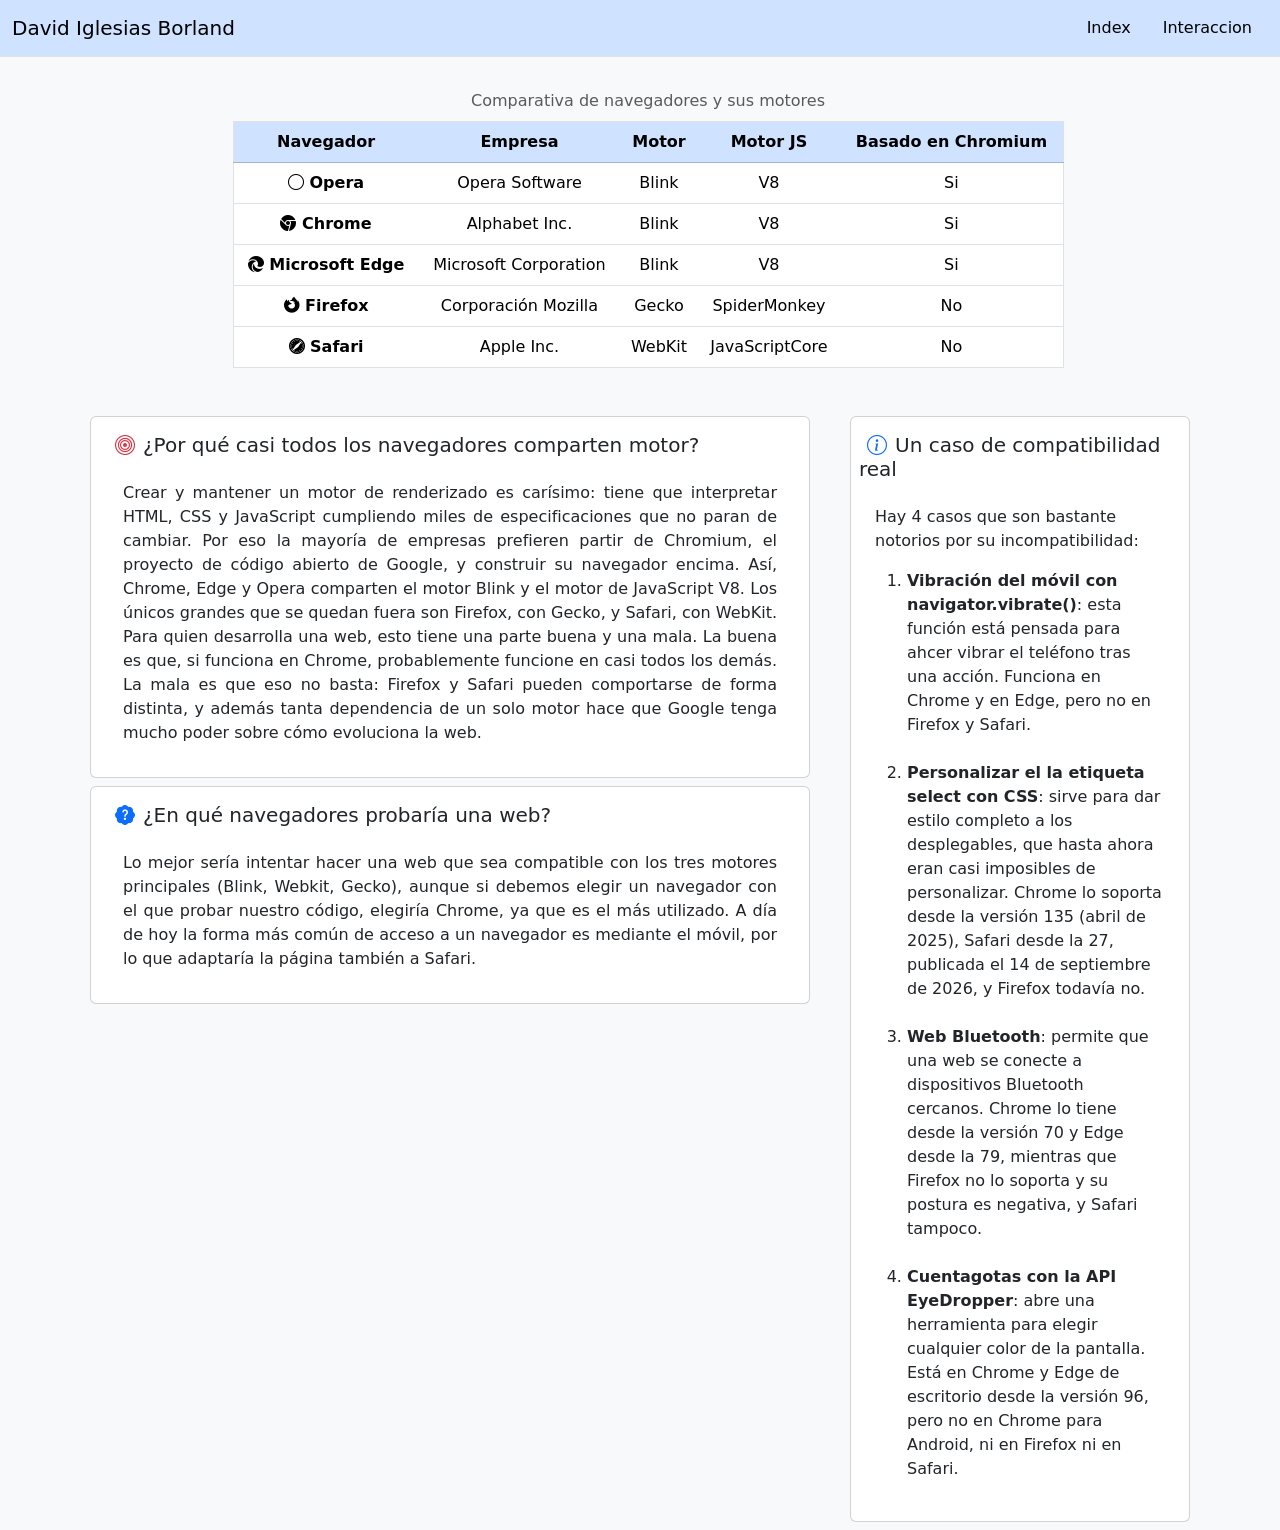
<file: tema02/index.html>
<!DOCTYPE html>
<html lang="es">
    <head>
        <meta charset="UTF-8">
        <meta name="viewport" content="width=device-width, initial-scale=1.0">
        <title>Título de la página</title>
        
        <link href="https://cdn.jsdelivr.net/npm/bootstrap@5.3.8/dist/css/bootstrap.min.css" rel="stylesheet">
    
        <link href="https://cdn.jsdelivr.net/npm/bootstrap-icons@1.13.1/font/bootstrap-icons.min.css" rel="stylesheet">

        <link href="css/estilos.css" rel="stylesheet" type="text/css">
        
    </head>
    <body class="bg-light">
        <nav class="navbar bg-primary-subtle border-bottom">
            <div class="container-fluid">
                <a class="navbar-brand" href="index.html">David Iglesias Borland</a>
                <ul class="nav">
                    <li class="nav-item">
                        <a class="nav-link text-black active" aria-current="page" href="index.html">Index</a>
                    </li>
                    <li class="nav-item">
                        <a class="nav-link text-black active" aria-current="page" href="interaccion.html">Interaccion</a>
                    </li>
                </ul>
            </div>
        </nav>
        <main class="container col-12">
            <div class="row">
                <div class="col-12 m-2 p-3">
                    <table class="table border table-hover bg-white caption-top align-middle text text-center w-75 mx-auto">
                        <caption class="text-center">Comparativa de navegadores y sus motores</caption>
                        <thead class="table-primary">
                            <tr>
                                <th scope="col" class="">Navegador</th>
                                <th scope="col" class="">Empresa</th>
                                <th scope="col" class="">Motor</th>
                                <th scope="col" class="">Motor JS</th>
                                <th scope="col" class="">Basado en Chromium</th> 
                            </tr>
                        </thead>
                        <tbody class="">
                            <tr>
                                <th scope="row"><i class="bi bi-circle"></i></i> Opera</th>
                                <td>Opera Software</td>
                                <td>Blink</td>
                                <td>V8</td>
                                <td>Si</td>  
                            </tr>
                            <tr>
                                <th scope="row"><i class="bi bi-browser-chrome"></i> Chrome</th>
                                <td>Alphabet Inc.</td>
                                <td>Blink</td>
                                <td>V8</td>
                                <td>Si</td>  
                            </tr>
                            <tr>
                                <th scope="row"><i class="bi bi-browser-edge"></i> Microsoft Edge</th>
                                <td>Microsoft Corporation</td>
                                <td>Blink</td>
                                <td>V8</td>
                                <td>Si</td>  
                            </tr>
                            <tr>
                                <th scope="row"><i class="bi bi-browser-firefox"></i> Firefox</th>
                                <td>Corporación Mozilla</td>
                                <td>Gecko</td>
                                <td>SpiderMonkey</td>
                                <td>No</td>  
                            </tr>
                            
                            <tr>
                                <th scope="row"><i class="bi bi-browser-safari"></i> Safari</th>
                                <td>Apple Inc.</td>
                                <td>WebKit</td>
                                <td>JavaScriptCore</td>
                                <td>No</td>  
                            </tr>
                        </tbody>
                    </table>
                </div>
            </div>
            <div class="row text-wrap">
                <div class=" col-12 col-md-8">
                    <div class="card m-2 p-3">
                        <h5><i class="bi bi-bullseye m-2 text-danger"></i>¿Por qué casi todos los navegadores comparten motor?</h5>
                        <p class="m-3 texto-justificado">Crear y mantener un motor de renderizado es carísimo: tiene que interpretar HTML, CSS y JavaScript cumpliendo miles de especificaciones que no paran de cambiar. Por eso la mayoría de empresas prefieren partir de Chromium, el proyecto de código abierto de Google, y construir su navegador encima. Así, Chrome, Edge y Opera comparten el motor Blink y el motor de JavaScript V8. Los únicos grandes que se quedan fuera son Firefox, con Gecko, y Safari, con WebKit. Para quien desarrolla una web, esto tiene una parte buena y una mala. La buena es que, si funciona en Chrome, probablemente funcione en casi todos los demás. La mala es que eso no basta: Firefox y Safari pueden comportarse de forma distinta, y además tanta dependencia de un solo motor hace que Google tenga mucho poder sobre cómo evoluciona la web.</p>
                    </div>
                    <div class="card m-2 p-3">
                        <h5><i class="bi bi-patch-question-fill m-2 text-primary"></i>¿En qué navegadores probaría una web?</h5>
                        <p class="m-3 texto-justificado">Lo mejor sería intentar hacer una web que sea compatible con los tres motores principales (Blink, Webkit, Gecko), aunque si debemos elegir un navegador con el que probar nuestro código, elegiría Chrome, ya que es el más utilizado. A día de hoy la forma más común de acceso a un navegador es mediante el móvil, por lo que adaptaría la página también a Safari.</p>
                    </div>
                </div>
                <div class=" col-12 col-md-4">
                    <aside class="card m-2 p-2 pt-3">
                        <h5><i class="bi bi-info-circle m-2 text-primary"></i>Un caso de compatibilidad real</h5>
                        <div class="m-3">
                            <p>Hay 4 casos que son bastante notorios por su incompatibilidad:</p>
                            <ol>
                                <li><b>Vibración del móvil con navigator.vibrate()</b>: esta función está pensada para ahcer vibrar el teléfono tras una acción. Funciona en Chrome y en Edge, pero no en Firefox y Safari.</li><br/>
                                <li><b>Personalizar el la etiqueta select con CSS</b>: sirve para dar estilo completo a los desplegables, que hasta ahora eran casi imposibles de personalizar. Chrome lo soporta desde la versión 135 (abril de 2025), Safari desde la 27, publicada el 14 de septiembre de 2026, y Firefox todavía no.</li><br/>
                                <li><b>Web Bluetooth</b>: permite que una web se conecte a dispositivos Bluetooth cercanos. Chrome lo tiene desde la versión 70 y Edge desde la 79, mientras que Firefox no lo soporta y su postura es negativa, y Safari tampoco.</li><br/>
                                <li><b>Cuentagotas con la API EyeDropper</b>: abre una herramienta para elegir cualquier color de la pantalla. Está en Chrome y Edge de escritorio desde la versión 96, pero no en Chrome para Android, ni en Firefox ni en Safari.</li>
                            </ol>
                        </div>
                    </aside>
                </div>
            </div>
        </main>
        <script src="https://cdn.jsdelivr.net/npm/bootstrap@5.3.8/dist/js/bootstrap.bundle.min.js"></script>
    </body>
</html>
</file>
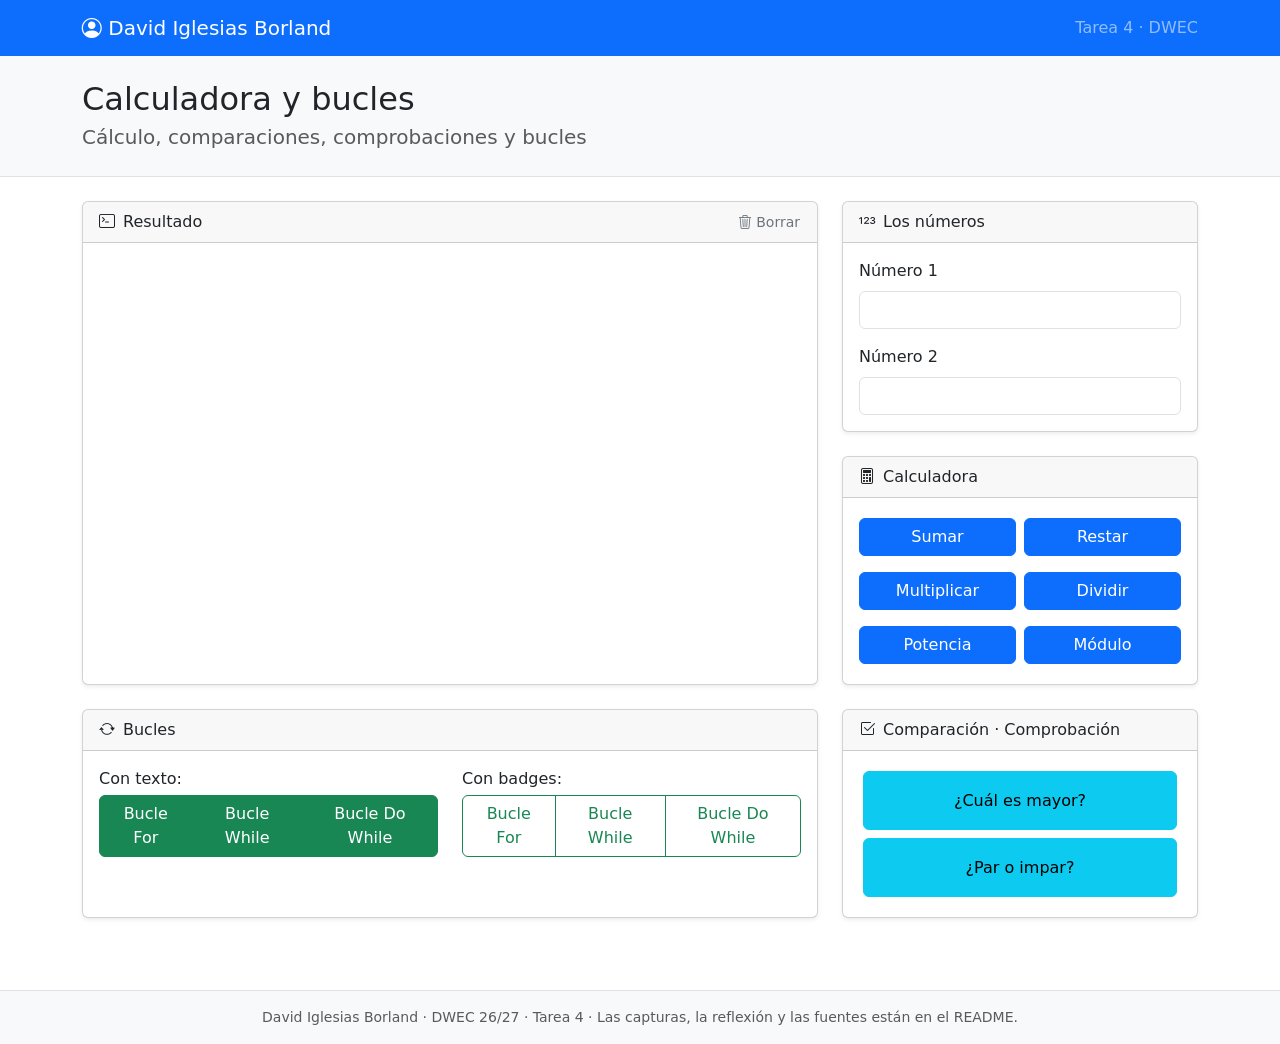
<file: tema04/index.html>
<!DOCTYPE html>
<html lang="es">
<head>
  <meta charset="UTF-8">
  <meta name="viewport" content="width=device-width, initial-scale=1">
  <title>Calculadora y bucles · David Iglesias Borland</title>
  <!-- Bootstrap y sus iconos desde el CDN -->
  <link href="https://cdn.jsdelivr.net/npm/bootstrap@5.3.8/dist/css/bootstrap.min.css" rel="stylesheet">
  <link href="https://cdn.jsdelivr.net/npm/bootstrap-icons@1.13.1/font/bootstrap-icons.min.css" rel="stylesheet">
</head>
<body>
  <!-- Barra superior con mi nombre y la tarea -->
  <nav class="navbar bg-primary" data-bs-theme="dark">
    <div class="container">
      <span class="navbar-brand"><i class="bi bi-person-circle"></i> David Iglesias Borland</span>
      <span class="navbar-text">Tarea 4 · DWEC</span>
    </div>
  </nav>

  <!-- Cabecera con el título de la página -->
  <header class="bg-body-tertiary border-bottom py-4 mb-4">
    <div class="container">
      <h1 class="h2 mb-1">Calculadora y bucles</h1>
      <p class="lead mb-0 text-body-secondary">Cálculo, comparaciones, comprobaciones y bucles</p>
    </div>
  </header>

  <main class="container mb-5">
    <!-- Primera fila: resultado a la izquierda, números y calculadora a la derecha -->
    <div class="row g-4">
      <div class="col-12 col-md-8 mb-4">
        <!-- Tarjeta donde se muestran los resultados -->
        <section class="card shadow-sm h-100">
          <div class="card-header d-flex align-items-center justify-content-between">
            <span><i class="bi bi-terminal me-2" aria-hidden="true"></i>Resultado</span>
            <button type="button" class="btn btn-sm btn-link link-secondary text-decoration-none p-0" onclick="limpiarSalida()">
              <i class="bi bi-trash3" aria-hidden="true"></i> Borrar
            </button>
          </div>
          <div class="card-body position-relative p-0">
            <!-- Aquí escriben las funciones de ayudas.js -->
            <div id="salida" class="p-3"></div>
          </div>
        </section>
      </div>

      <div class="col-12 col-md-4">
        <!-- Las dos casillas de los números -->
        <section class="card mb-4 shadow-sm">
          <div class="card-header"><i class="bi bi-123 me-2" aria-hidden="true"></i>Los números</div>
          <div class="card-body">
            <label for="numero1" class="form-label">Número 1</label>
            <input type="number" id="numero1" class="form-control mb-3">
            <label for="numero2" class="form-label">Número 2</label>
            <input type="number" id="numero2" class="form-control">
          </div>
        </section>

        <!-- Botones de la calculadora, cada uno llama a su función de app.js -->
        <section class="card mb-4 shadow-sm">
          <div class="card-header"><i class="bi bi-calculator me-2" aria-hidden="true"></i>Calculadora</div>
          <div class="card-body d-flex flex-wrap justify-content-center">
            <div class="row row-cols-2 g-2">
              <div class="col">
                <button type="button" class="btn btn-primary my-1 w-100" onclick="sumar()">Sumar</button>
              </div>
              <div class="col">
                <button type="button" class="btn btn-primary my-1 w-100" onclick="restar()">Restar</button>
              </div>
              <div class="col">
                <button type="button" class="btn btn-primary my-1 w-100" onclick="multiplicar()">Multiplicar</button>
              </div>
              <div class="col">
                <button type="button" class="btn btn-primary my-1 w-100" onclick="dividir()">Dividir</button>
              </div>
              <div class="col">
                <button type="button" class="btn btn-primary my-1 w-100" onclick="potencia()">Potencia</button>
              </div>
              <div class="col">
                <button type="button" class="btn btn-primary my-1 w-100" onclick="modulo()">Módulo</button>
              </div>
            </div>
          </div>
        </section>
      </div>
    </div>

    <!-- Segunda fila: bucles a la izquierda, comparaciones a la derecha -->
    <div class="row">
      <div class="col-12 col-md-8 mb-4">
        <!-- Botones de los bucles: unos escriben texto y otros pintan badges -->
        <section class="card mb-4 shadow-sm h-100">
          <div class="card-header"><i class="bi bi-arrow-repeat me-2" aria-hidden="true"></i>Bucles</div>
          <div class="card-body">
            <div class="row">
              <div class="col-12 col-md-6">
                <!-- Bucles que muestran una línea por repetición -->
                <fieldset class="mb-3">
                  <legend class="fs-6 mb-1">Con texto:</legend>
                  <div class="btn-group w-100" role="group">
                    <button type="button" class="btn btn-success mb-1" onclick="bucleFor()">Bucle For</button>
                    <button type="button" class="btn btn-success mb-1" onclick="bucleWhile()">Bucle While</button>
                    <button type="button" class="btn btn-success mb-1" onclick="bucleDoWhile()">Bucle Do While</button>
                  </div>
                </fieldset>
              </div>
              <div class="col-12 col-md-6">
                <!-- Bucles que muestran un badge por repetición -->
                <fieldset class="mb-3">
                  <legend class="fs-6 mb-1">Con badges:</legend>
                  <div class="btn-group w-100" role="group">
                    <button type="button" class="btn btn-outline-success" onclick="badgesFor()">Bucle For</button>
                    <button type="button" class="btn btn-outline-success" onclick="badgesWhile()">Bucle While</button>
                    <button type="button" class="btn btn-outline-success" onclick="badgesDoWhile()">Bucle Do While</button>
                  </div>
                </fieldset>
              </div>
            </div>
          </div>
        </section>
      </div>

      <div class="col-12 col-md-4 mb-4">
        <!-- Botones para comparar los números y comprobar si es par -->
        <section class="card mb-4 shadow-sm h-100">
          <div class="card-header"><i class="bi bi-check2-square me-2" aria-hidden="true"></i>Comparación · Comprobación</div>
          <div class="card-body d-flex flex-wrap justify-content-center">
            <button type="button" class="btn btn-info m-1 w-100" onclick="cualEsMayor()">¿Cuál es mayor?</button>
            <button type="button" class="btn btn-info m-1 w-100" onclick="parOImpar()">¿Par o impar?</button>
          </div>
        </section>
      </div>
    </div>
  </main>

  <!-- Pie de página -->
  <footer class="bg-body-tertiary border-top py-3">
    <div class="container small text-body-secondary text-center">
      David Iglesias Borland · DWEC 26/27 · Tarea 4 · Las capturas, la reflexión y las fuentes están en el README.
    </div>
  </footer>

  <!-- Scripts: primero Bootstrap, luego las ayudas y por último mi código, que las usa -->
  <script src="https://cdn.jsdelivr.net/npm/bootstrap@5.3.8/dist/js/bootstrap.bundle.min.js"></script>
  <script src="js/ayudas.js"></script>
  <script src="js/app.js"></script>
</body>
</html>
</file>
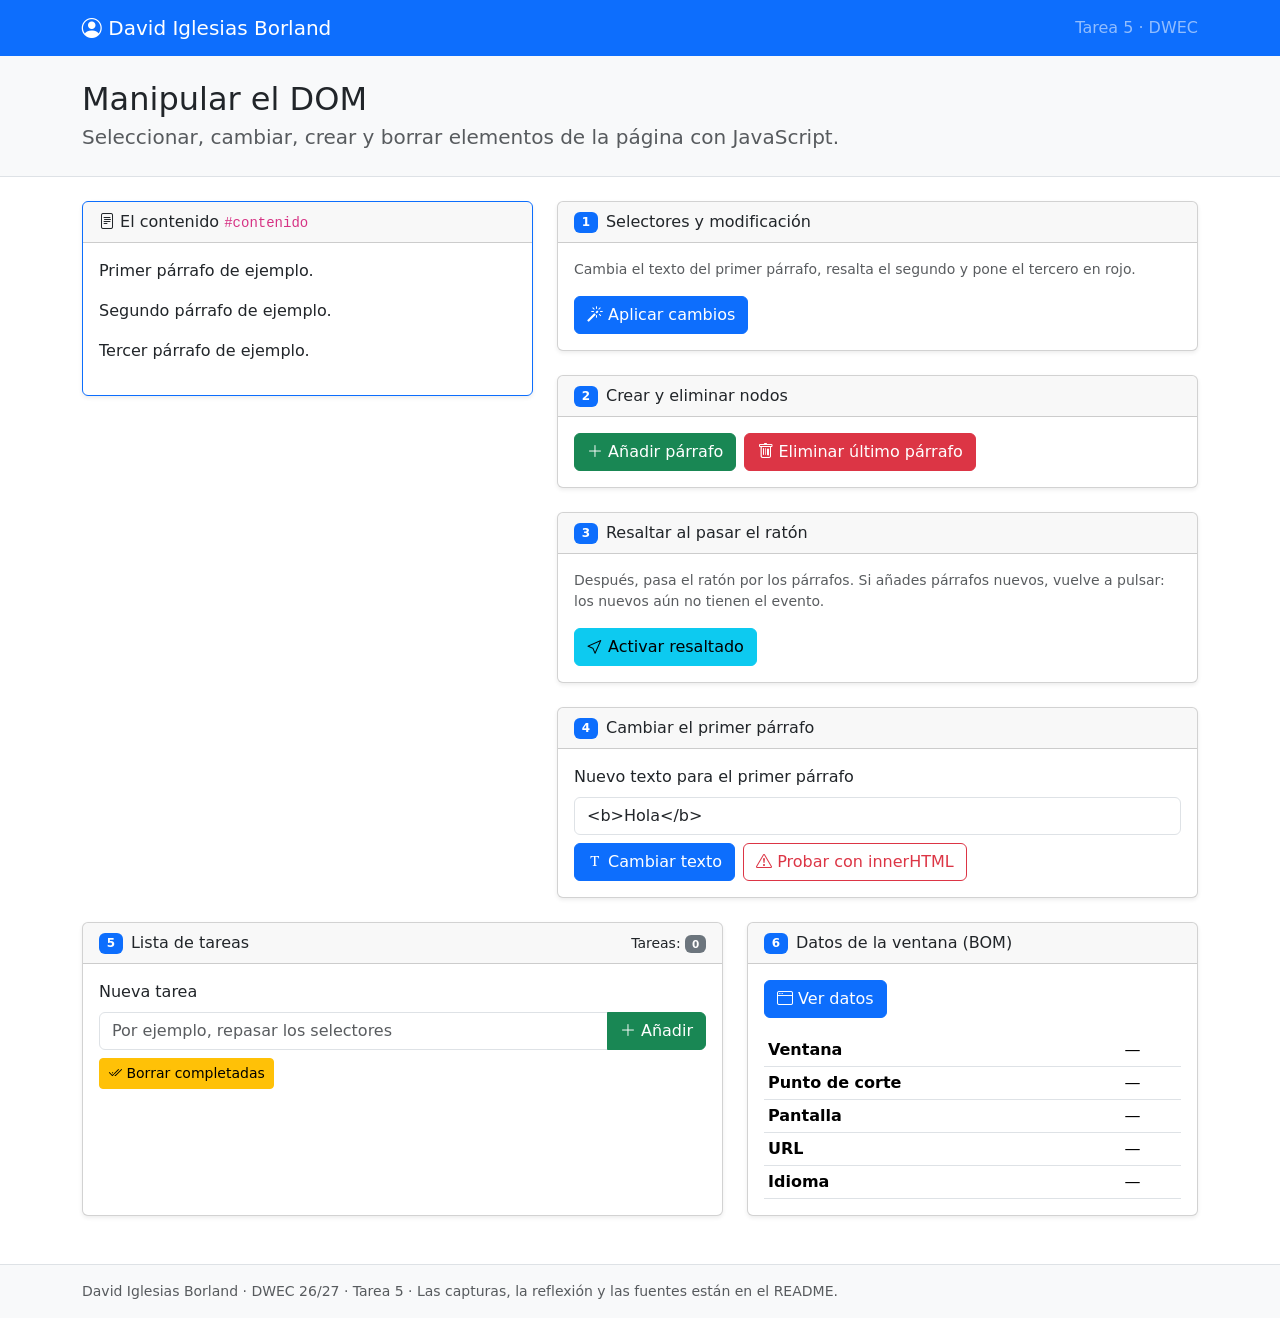
<file: tema05/index.html>
<!DOCTYPE html>
<html lang="es">
<head>
  <meta charset="UTF-8">
  <meta name="viewport" content="width=device-width, initial-scale=1">

  <title>Manipular el DOM · David Iglesias Borland</title>

  <link href="https://cdn.jsdelivr.net/npm/bootstrap@5.3.8/dist/css/bootstrap.min.css" rel="stylesheet">
  <link href="https://cdn.jsdelivr.net/npm/bootstrap-icons@1.13.1/font/bootstrap-icons.min.css" rel="stylesheet">

  <script src="js/app.js" defer></script>
</head>
<body>
  <nav class="navbar bg-primary" data-bs-theme="dark">
    <div class="container">
      <span class="navbar-brand"><i class="bi bi-person-circle"></i> David Iglesias Borland</span>
      <span class="navbar-text">Tarea 5 · DWEC</span>
    </div>
  </nav>
  <header class="bg-body-tertiary border-bottom py-4 mb-4">
    <div class="container">
      <h1 class="h2 mb-1">Manipular el DOM</h1>
      <p class="lead mb-0 text-body-secondary">Seleccionar, cambiar, crear y borrar elementos de la página con JavaScript.</p>
    </div>
  </header>
  <main class="container mb-5">
    <div class="row g-4 mb-4">
      <div class="col-12 col-lg-5">
        <section class="card shadow-sm border-primary sticky-lg-top">
          <div class="card-header"><i class="bi bi-file-text"></i> El contenido <code>#contenido</code></div>
          <div class="card-body">
            <div id="contenido">
              <p id="primero">Primer párrafo de ejemplo.</p>
              <p class="segundo">Segundo párrafo de ejemplo.</p>
              <p>Tercer párrafo de ejemplo.</p>
            </div>
          </div>
        </section>
      </div>
      <div class="col-12 col-lg-7">
        <section class="card shadow-sm mb-4">
          <div class="card-header d-flex align-items-center gap-2">
            <span class="badge text-bg-primary">1</span> Selectores y modificación
          </div>
          <div class="card-body">
            <p class="small text-body-secondary">Cambia el texto del primer párrafo, resalta el segundo y pone el tercero en rojo.</p>
            <button type="button" class="btn btn-primary" onclick="aplicarCambios()">
              <i class="bi bi-magic"></i> Aplicar cambios
            </button>
          </div>
        </section>
        <section class="card shadow-sm mb-4">
          <div class="card-header d-flex align-items-center gap-2">
            <span class="badge text-bg-primary">2</span> Crear y eliminar nodos
          </div>
          <div class="card-body">
            <div class="d-flex flex-wrap gap-2">
              <button type="button" class="btn btn-success" onclick="anadirParrafo()">
                <i class="bi bi-plus-lg"></i> Añadir párrafo
              </button>
              <button type="button" class="btn btn-danger" onclick="eliminarUltimo()">
                <i class="bi bi-trash"></i> Eliminar último párrafo
              </button>
            </div>
            <p id="aviso2" class="text-danger small mt-2 mb-0 d-none">No quedan párrafos que eliminar.</p>
          </div>
        </section>
        <section class="card shadow-sm mb-4">
          <div class="card-header d-flex align-items-center gap-2">
            <span class="badge text-bg-primary">3</span> Resaltar al pasar el ratón
          </div>
          <div class="card-body">
            <p class="small text-body-secondary">Después, pasa el ratón por los párrafos. Si añades párrafos nuevos, vuelve a pulsar: los nuevos aún no tienen el evento.</p>
            <button type="button" class="btn btn-info" onclick="activarResaltado()">
              <i class="bi bi-cursor"></i> Activar resaltado
            </button>
          </div>
        </section>
        <section class="card shadow-sm">
          <div class="card-header d-flex align-items-center gap-2">
            <span class="badge text-bg-primary">4</span> Cambiar el primer párrafo
          </div>
          <div class="card-body">
            <label for="nuevoTexto" class="form-label">Nuevo texto para el primer párrafo</label>
            <input type="text" id="nuevoTexto" class="form-control mb-2" placeholder="Escribe aquí…" value='<b>Hola</b>'>
            <div class="d-flex flex-wrap gap-2">
              <button type="button" class="btn btn-primary" onclick="cambiarTexto()">
                <i class="bi bi-fonts"></i> Cambiar texto
              </button>
              <button type="button" class="btn btn-outline-danger" onclick="cambiarConHtml()">
                <i class="bi bi-exclamation-triangle"></i> Probar con innerHTML
              </button>
            </div>
            <div id="error4" class="alert alert-danger small mt-2 mb-0 d-none" role="alert">El campo está vacío.</div>
          </div>
        </section>
      </div>
    </div>
    <div class="row g-4">
      <div class="col-12 col-lg-7">
        <section class="card shadow-sm h-100">
          <div class="card-header d-flex align-items-center gap-2">
            <span class="badge text-bg-primary">5</span> Lista de tareas
            <span class="ms-auto small">Tareas: <span id="totalTareas" class="badge text-bg-secondary">0</span></span>
          </div>
          <div class="card-body">
            <label for="tareaInput" class="form-label">Nueva tarea</label>
            <div class="input-group mb-2">
              <input type="text" id="tareaInput" class="form-control" placeholder="Por ejemplo, repasar los selectores">
              <button type="button" class="btn btn-success" onclick="anadirTarea()"><i class="bi bi-plus-lg"></i> Añadir</button>
            </div>
            <button type="button" class="btn btn-warning btn-sm mb-3" onclick="borrarCompletadas()">
              <i class="bi bi-check2-all"></i> Borrar completadas
            </button>
            <p id="error5" class="text-danger small d-none"></p>
            <ul id="listaTareas" class="list-group"></ul>
          </div>
        </section>
      </div>
      <div class="col-12 col-lg-5">
        <section class="card shadow-sm h-100">
          <div class="card-header d-flex align-items-center gap-2">
            <span class="badge text-bg-primary">6</span> Datos de la ventana (BOM)
          </div>
          <div class="card-body">
            <button type="button" class="btn btn-primary mb-3" onclick="verDatosVentana()">
              <i class="bi bi-window"></i> Ver datos
            </button>
            <table class="table table-sm align-middle mb-0">
              <tbody>
                <tr><th scope="row">Ventana</th><td id="datoVentana">—</td></tr>
                <tr><th scope="row">Punto de corte</th><td id="datoPunto">—</td></tr>
                <tr><th scope="row">Pantalla</th><td id="datoPantalla">—</td></tr>
                <tr><th scope="row">URL</th><td id="datoUrl" class="text-break">—</td></tr>
                <tr><th scope="row">Idioma</th><td id="datoIdioma">—</td></tr>
              </tbody>
            </table>
          </div>
        </section>
      </div>
    </div>
  </main>
  <footer class="bg-body-tertiary border-top py-3">
    <div class="container small text-body-secondary">
      David Iglesias Borland · DWEC 26/27 · Tarea 5 · Las capturas, la reflexión y las fuentes están en el README.
    </div>
  </footer>
  <script src="https://cdn.jsdelivr.net/npm/bootstrap@5.3.8/dist/js/bootstrap.bundle.min.js"></script>
</body>
</html>
</file>
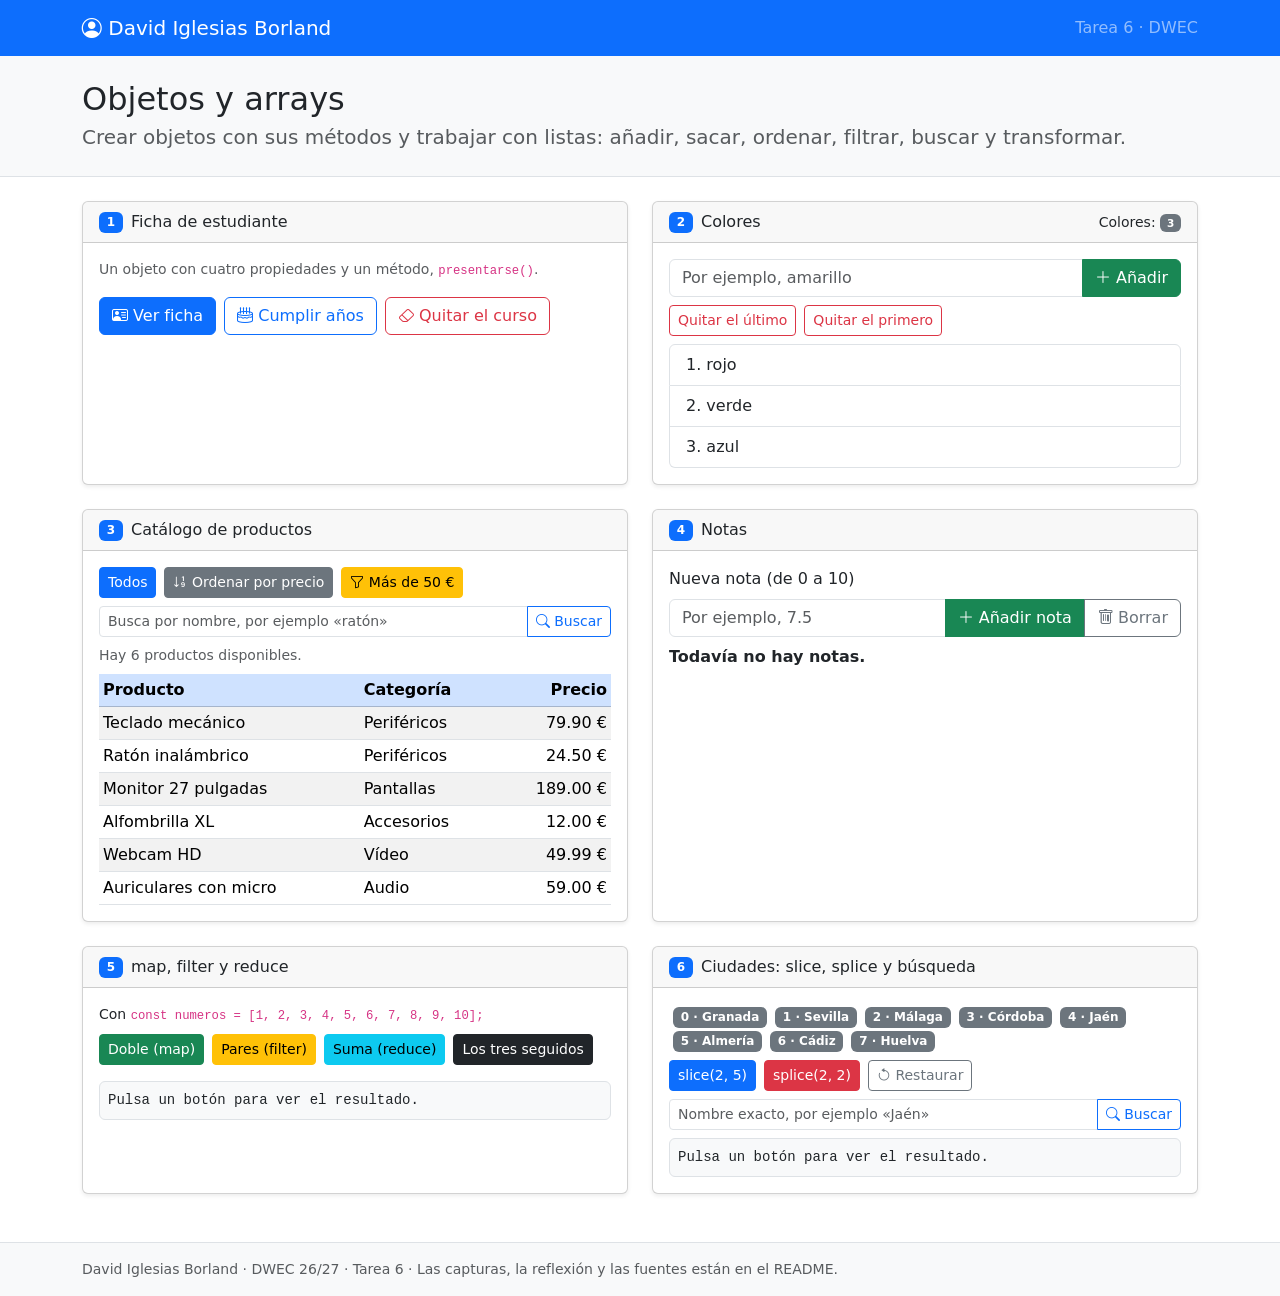
<file: tema06/index.html>
<!DOCTYPE html>
<html lang="es">
<head>
  <meta charset="UTF-8">
  <meta name="viewport" content="width=device-width, initial-scale=1">
  <title>Objetos y arrays · David Iglesias Borland</title>
  <link href="https://cdn.jsdelivr.net/npm/bootstrap@5.3.8/dist/css/bootstrap.min.css" rel="stylesheet">
  <link href="https://cdn.jsdelivr.net/npm/bootstrap-icons@1.13.1/font/bootstrap-icons.min.css" rel="stylesheet">
  <script src="js/app.js" defer></script>
</head>
<body>
  <nav class="navbar bg-primary" data-bs-theme="dark">
    <div class="container">
      <span class="navbar-brand"><i class="bi bi-person-circle"></i> David Iglesias Borland</span>
      <span class="navbar-text">Tarea 6 · DWEC</span>
    </div>
  </nav>

  <!-- CABECERA -->
  <header class="bg-body-tertiary border-bottom py-4 mb-4">
    <div class="container">
      <h1 class="h2 mb-1">Objetos y arrays</h1>
      <p class="lead mb-0 text-body-secondary">Crear objetos con sus métodos y trabajar con listas: añadir, sacar, ordenar, filtrar, buscar y transformar.</p>
    </div>
  </header>

  <main class="container mb-5">
    <div class="row g-4">

      <!-- EJERCICIO 1 -->
      <div class="col-12 col-lg-6">
        <section class="card h-100 shadow-sm">
          <div class="card-header d-flex align-items-center gap-2">
            <span class="badge text-bg-primary">1</span> Ficha de estudiante
          </div>
          <div class="card-body">
            <p class="small text-body-secondary">Un objeto con cuatro propiedades y un método, <code>presentarse()</code>.</p>
            <div class="d-flex flex-wrap gap-2 mb-3">
              <button type="button" class="btn btn-primary" onclick="verFicha()"><i class="bi bi-person-vcard"></i> Ver ficha</button>
              <button type="button" class="btn btn-outline-primary" onclick="cumplirAnios()"><i class="bi bi-cake2"></i> Cumplir años</button>
              <button type="button" class="btn btn-outline-danger" onclick="quitarCurso()"><i class="bi bi-eraser"></i> Quitar el curso</button>
            </div>
            <div id="salida1"></div>
          </div>
        </section>
      </div>

      <!-- EJERCICIO 2 -->
      <div class="col-12 col-lg-6">
        <section class="card h-100 shadow-sm">
          <div class="card-header d-flex align-items-center gap-2">
            <span class="badge text-bg-primary">2</span> Colores
            <span class="ms-auto small">Colores: <span id="totalColores" class="badge text-bg-secondary">0</span></span>
          </div>
          <div class="card-body">
            <div class="input-group mb-2">
              <input type="text" id="color" class="form-control" placeholder="Por ejemplo, amarillo">
              <button type="button" class="btn btn-success" onclick="anadirColor()"><i class="bi bi-plus-lg"></i> Añadir</button>
            </div>
            <div class="d-flex flex-wrap gap-2 mb-2">
              <button type="button" class="btn btn-outline-danger btn-sm" onclick="quitarUltimo()">Quitar el último</button>
              <button type="button" class="btn btn-outline-danger btn-sm" onclick="quitarPrimero()">Quitar el primero</button>
            </div>
            <p id="aviso2" class="text-danger small mb-2 d-none"></p>
            <ol id="listaColores" class="list-group list-group-numbered"></ol>
          </div>
        </section>
      </div>

      <!-- EJERCICIO 3 -->
      <div class="col-12 col-lg-6">
        <section class="card h-100 shadow-sm">
          <div class="card-header d-flex align-items-center gap-2">
            <span class="badge text-bg-primary">3</span> Catálogo de productos
          </div>
          <div class="card-body">
            <div class="d-flex flex-wrap gap-2 mb-2">
              <button type="button" class="btn btn-primary btn-sm" onclick="mostrarProductos()">Todos</button>
              <button type="button" class="btn btn-secondary btn-sm" onclick="ordenarPorPrecio()"><i class="bi bi-sort-numeric-down"></i> Ordenar por precio</button>
              <button type="button" class="btn btn-warning btn-sm" onclick="filtrarCaros()"><i class="bi bi-funnel"></i> Más de 50 €</button>
            </div>
            <div class="input-group input-group-sm mb-2">
              <input type="text" id="buscarProducto" class="form-control" placeholder="Busca por nombre, por ejemplo «ratón»">
              <button type="button" class="btn btn-outline-primary" onclick="buscarProducto()"><i class="bi bi-search"></i> Buscar</button>
            </div>
            <p id="mensaje3" class="small text-body-secondary mb-2"></p>
            <div class="table-responsive">
              <table class="table table-sm table-striped align-middle mb-0">
                <thead class="table-primary">
                  <tr><th scope="col">Producto</th><th scope="col">Categoría</th><th scope="col" class="text-end">Precio</th></tr>
                </thead>
                <tbody id="tablaProductos"></tbody>
              </table>
            </div>
          </div>
        </section>
      </div>

      <!-- EJERCICIO 4 -->
      <div class="col-12 col-lg-6">
        <section class="card h-100 shadow-sm">
          <div class="card-header d-flex align-items-center gap-2">
            <span class="badge text-bg-primary">4</span> Notas
          </div>
          <div class="card-body">
            <label for="nota" class="form-label">Nueva nota (de 0 a 10)</label>
            <div class="input-group mb-2">
              <input type="number" id="nota" class="form-control" min="0" max="10" step="0.25" placeholder="Por ejemplo, 7.5">
              <button type="button" class="btn btn-success" onclick="anadirNota()"><i class="bi bi-plus-lg"></i> Añadir nota</button>
              <button type="button" class="btn btn-outline-secondary" onclick="borrarNotas()"><i class="bi bi-trash"></i> Borrar</button>
            </div>
            <p id="error4" class="text-danger small mb-2 d-none"></p>
            <div id="notas" class="mb-2"></div>
            <p id="media" class="fw-semibold mb-0"></p>
          </div>
        </section>
      </div>

      <!-- EJERCICIO 5 -->
      <div class="col-12 col-lg-6">
        <section class="card h-100 shadow-sm">
          <div class="card-header d-flex align-items-center gap-2">
            <span class="badge text-bg-primary">5</span> map, filter y reduce
          </div>
          <div class="card-body">
            <p class="small mb-2">Con <code>const numeros = [1, 2, 3, 4, 5, 6, 7, 8, 9, 10];</code></p>
            <div class="d-flex flex-wrap gap-2 mb-3">
              <button type="button" class="btn btn-success btn-sm" onclick="verDobles()">Doble (map)</button>
              <button type="button" class="btn btn-warning btn-sm" onclick="verPares()">Pares (filter)</button>
              <button type="button" class="btn btn-info btn-sm" onclick="verSuma()">Suma (reduce)</button>
              <button type="button" class="btn btn-dark btn-sm" onclick="verCadena()">Los tres seguidos</button>
            </div>
            <div id="salida5" class="bg-body-tertiary border rounded p-2 small font-monospace">Pulsa un botón para ver el resultado.</div>
          </div>
        </section>
      </div>

      <!-- EJERCICIO 6 -->
      <div class="col-12 col-lg-6">
        <section class="card h-100 shadow-sm">
          <div class="card-header d-flex align-items-center gap-2">
            <span class="badge text-bg-primary">6</span> Ciudades: slice, splice y búsqueda
          </div>
          <div class="card-body">
            <div id="ciudades" class="mb-2"></div>
            <div class="d-flex flex-wrap gap-2 mb-2">
              <button type="button" class="btn btn-primary btn-sm" onclick="verSlice()">slice(2, 5)</button>
              <button type="button" class="btn btn-danger btn-sm" onclick="hacerSplice()">splice(2, 2)</button>
              <button type="button" class="btn btn-outline-secondary btn-sm" onclick="restaurarCiudades()"><i class="bi bi-arrow-counterclockwise"></i> Restaurar</button>
            </div>
            <div class="input-group input-group-sm mb-2">
              <input type="text" id="buscarCiudad" class="form-control" placeholder="Nombre exacto, por ejemplo «Jaén»">
              <button type="button" class="btn btn-outline-primary" onclick="buscarCiudad()"><i class="bi bi-search"></i> Buscar</button>
            </div>
            <div id="salida6" class="bg-body-tertiary border rounded p-2 small font-monospace">Pulsa un botón para ver el resultado.</div>
          </div>
        </section>
      </div>

    </div>
  </main>

  <footer class="bg-body-tertiary border-top py-3">
    <div class="container small text-body-secondary">
      David Iglesias Borland · DWEC 26/27 · Tarea 6 · Las capturas, la reflexión y las fuentes están en el README.
    </div>
  </footer>
  <script src="https://cdn.jsdelivr.net/npm/bootstrap@5.3.8/dist/js/bootstrap.bundle.min.js"></script>
</body>
</html>
</file>
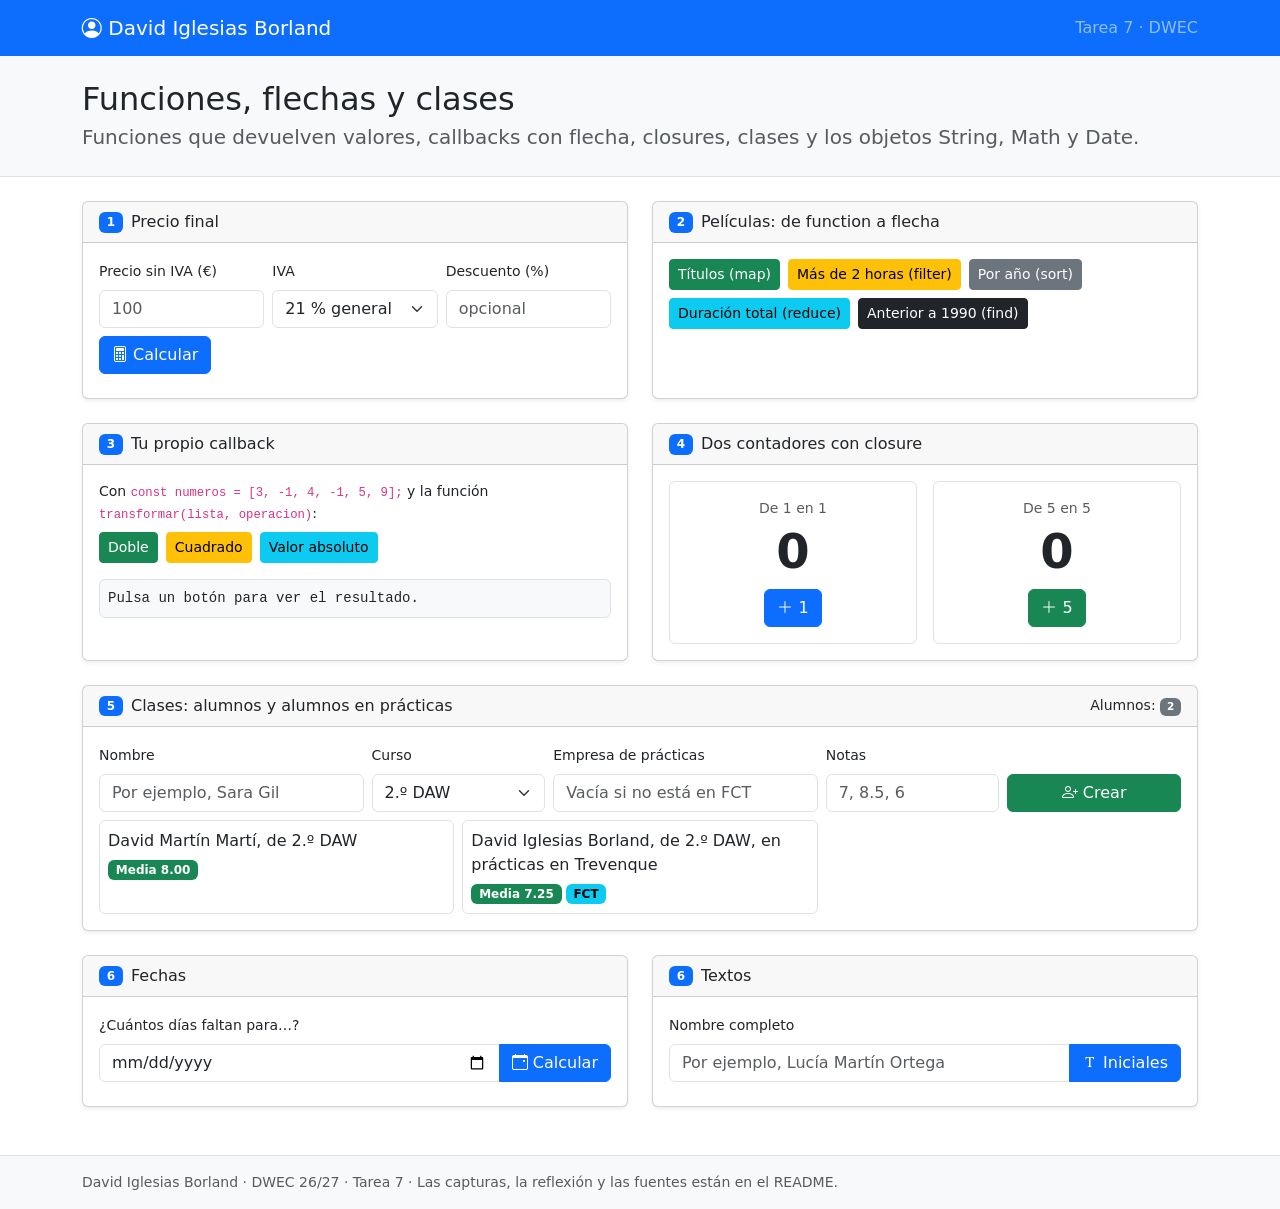
<file: tema07/index.html>
<!DOCTYPE html>
<html lang="es">
<head>
  <meta charset="UTF-8">
  <meta name="viewport" content="width=device-width, initial-scale=1">
  <title>Funciones, flechas y clases · David Iglesias Borland</title>
  <link href="https://cdn.jsdelivr.net/npm/bootstrap@5.3.8/dist/css/bootstrap.min.css" rel="stylesheet">
  <link href="https://cdn.jsdelivr.net/npm/bootstrap-icons@1.13.1/font/bootstrap-icons.min.css" rel="stylesheet">
  <script src="js/app.js" defer></script>
</head>
<body>
  <!-- NAVBAR con tu nombre -->
  <nav class="navbar bg-primary" data-bs-theme="dark">
    <div class="container">
      <span class="navbar-brand"><i class="bi bi-person-circle"></i> David Iglesias Borland</span>
      <span class="navbar-text">Tarea 7 · DWEC</span>
    </div>
  </nav>

  <!-- CABECERA -->
  <header class="bg-body-tertiary border-bottom py-4 mb-4">
    <div class="container">
      <h1 class="h2 mb-1">Funciones, flechas y clases</h1>
      <p class="lead mb-0 text-body-secondary">Funciones que devuelven valores, callbacks con flecha, closures, clases y los objetos String, Math y Date.</p>
    </div>
  </header>

  <main class="container mb-5">
    <div class="row g-4">

      <!-- EJERCICIO 1 -->
      <div class="col-12 col-lg-6">
        <section class="card h-100 shadow-sm">
          <div class="card-header d-flex align-items-center gap-2">
            <span class="badge text-bg-primary">1</span> Precio final
          </div>
          <div class="card-body">
            <div class="row g-2 mb-2">
              <div class="col-12 col-sm-4">
                <label for="base" class="form-label small">Precio sin IVA (€)</label>
                <input type="number" id="base" class="form-control" min="0" step="0.01" placeholder="100">
              </div>
              <div class="col-6 col-sm-4">
                <label for="iva" class="form-label small">IVA</label>
                <select id="iva" class="form-select">
                  <option value="21">21 % general</option>
                  <option value="10">10 % reducido</option>
                  <option value="4">4 % superreducido</option>
                </select>
              </div>
              <div class="col-6 col-sm-4">
                <label for="descuento" class="form-label small">Descuento (%)</label>
                <input type="number" id="descuento" class="form-control" min="0" max="100" placeholder="opcional">
              </div>
            </div>
            <button type="button" class="btn btn-primary mb-2" onclick="mostrarPrecio()"><i class="bi bi-calculator"></i> Calcular</button>
            <p id="error1" class="text-danger small mb-2 d-none"></p>
            <ul id="salida1" class="list-group"></ul>
          </div>
        </section>
      </div>

      <!-- EJERCICIO 2 -->
      <div class="col-12 col-lg-6">
        <section class="card h-100 shadow-sm">
          <div class="card-header d-flex align-items-center gap-2">
            <span class="badge text-bg-primary">2</span> Películas: de function a flecha
          </div>
          <div class="card-body">
            <div class="d-flex flex-wrap gap-2 mb-2">
              <button type="button" class="btn btn-success btn-sm" onclick="verTitulos()">Títulos (map)</button>
              <button type="button" class="btn btn-warning btn-sm" onclick="verLargas()">Más de 2 horas (filter)</button>
              <button type="button" class="btn btn-secondary btn-sm" onclick="ordenarPorAnio()">Por año (sort)</button>
              <button type="button" class="btn btn-info btn-sm" onclick="verDuracionTotal()">Duración total (reduce)</button>
              <button type="button" class="btn btn-dark btn-sm" onclick="buscarAntigua()">Anterior a 1990 (find)</button>
            </div>
            <p id="mensaje2" class="small text-body-secondary mb-2"></p>
            <ul id="salida2" class="list-group"></ul>
          </div>
        </section>
      </div>

      <!-- EJERCICIO 3 -->
      <div class="col-12 col-lg-6">
        <section class="card h-100 shadow-sm">
          <div class="card-header d-flex align-items-center gap-2">
            <span class="badge text-bg-primary">3</span> Tu propio callback
          </div>
          <div class="card-body">
            <p class="small mb-2">Con <code id="numeros3"></code> y la función <code>transformar(lista, operacion)</code>:</p>
            <div class="d-flex flex-wrap gap-2 mb-3">
              <button type="button" class="btn btn-success btn-sm" onclick="verDobles()">Doble</button>
              <button type="button" class="btn btn-warning btn-sm" onclick="verCuadrados()">Cuadrado</button>
              <button type="button" class="btn btn-info btn-sm" onclick="verAbsolutos()">Valor absoluto</button>
            </div>
            <div id="salida3" class="bg-body-tertiary border rounded p-2 small font-monospace">Pulsa un botón para ver el resultado.</div>
          </div>
        </section>
      </div>

      <!-- EJERCICIO 4 -->
      <div class="col-12 col-lg-6">
        <section class="card h-100 shadow-sm">
          <div class="card-header d-flex align-items-center gap-2">
            <span class="badge text-bg-primary">4</span> Dos contadores con closure
          </div>
          <div class="card-body">
            <div class="row g-3 text-center">
              <div class="col-6">
                <div class="border rounded p-3">
                  <p class="small text-body-secondary mb-1">De 1 en 1</p>
                  <p id="cuenta1" class="display-5 fw-semibold mb-2">0</p>
                  <button type="button" class="btn btn-primary" onclick="sumarUno()"><i class="bi bi-plus-lg"></i> 1</button>
                </div>
              </div>
              <div class="col-6">
                <div class="border rounded p-3">
                  <p class="small text-body-secondary mb-1">De 5 en 5</p>
                  <p id="cuenta5" class="display-5 fw-semibold mb-2">0</p>
                  <button type="button" class="btn btn-success" onclick="sumarCinco()"><i class="bi bi-plus-lg"></i> 5</button>
                </div>
              </div>
            </div>
          </div>
        </section>
      </div>

      <!-- EJERCICIO 5 -->
      <div class="col-12">
        <section class="card shadow-sm">
          <div class="card-header d-flex align-items-center gap-2">
            <span class="badge text-bg-primary">5</span> Clases: alumnos y alumnos en prácticas
            <span class="ms-auto small">Alumnos: <span id="totalAlumnos" class="badge text-bg-secondary">0</span></span>
          </div>
          <div class="card-body">
            <div class="row g-2 align-items-end mb-2">
              <div class="col-12 col-md-3">
                <label for="nombre5" class="form-label small">Nombre</label>
                <input type="text" id="nombre5" class="form-control" placeholder="Por ejemplo, Sara Gil">
              </div>
              <div class="col-6 col-md-2">
                <label for="curso5" class="form-label small">Curso</label>
                <select id="curso5" class="form-select">
                  <option>1.º DAW</option>
                  <option selected>2.º DAW</option>
                </select>
              </div>
              <div class="col-6 col-md-3">
                <label for="empresa5" class="form-label small">Empresa de prácticas</label>
                <input type="text" id="empresa5" class="form-control" placeholder="Vacía si no está en FCT">
              </div>
              <div class="col-12 col-md-2">
                <label for="notas5" class="form-label small">Notas</label>
                <input type="text" id="notas5" class="form-control" placeholder="7, 8.5, 6">
              </div>
              <div class="col-12 col-md-2 d-grid">
                <button type="button" class="btn btn-success" onclick="crearAlumno()"><i class="bi bi-person-plus"></i> Crear</button>
              </div>
            </div>
            <p id="error5" class="text-danger small mb-2 d-none"></p>
            <div id="listaAlumnos" class="row g-2"></div>
          </div>
        </section>
      </div>

      <!-- EJERCICIO 6 -->
      <div class="col-12 col-lg-6">
        <section class="card h-100 shadow-sm">
          <div class="card-header d-flex align-items-center gap-2">
            <span class="badge text-bg-primary">6</span> Fechas
          </div>
          <div class="card-body">
            <label for="fecha6" class="form-label small">¿Cuántos días faltan para…?</label>
            <div class="input-group mb-2">
              <input type="date" id="fecha6" class="form-control">
              <button type="button" class="btn btn-primary" onclick="mostrarDias()"><i class="bi bi-calendar-event"></i> Calcular</button>
            </div>
            <p id="salida6a" class="mb-0"></p>
          </div>
        </section>
      </div>

      <div class="col-12 col-lg-6">
        <section class="card h-100 shadow-sm">
          <div class="card-header d-flex align-items-center gap-2">
            <span class="badge text-bg-primary">6</span> Textos
          </div>
          <div class="card-body">
            <label for="nombre6" class="form-label small">Nombre completo</label>
            <div class="input-group mb-2">
              <input type="text" id="nombre6" class="form-control" placeholder="Por ejemplo, Lucía Martín Ortega">
              <button type="button" class="btn btn-primary" onclick="mostrarIniciales()"><i class="bi bi-fonts"></i> Iniciales</button>
            </div>
            <p id="salida6b" class="mb-0"></p>
          </div>
        </section>
      </div>

    </div>
  </main>

  <footer class="bg-body-tertiary border-top py-3">
    <div class="container small text-body-secondary">
      David Iglesias Borland · DWEC 26/27 · Tarea 7 · Las capturas, la reflexión y las fuentes están en el README.
    </div>
  </footer>
  <script src="https://cdn.jsdelivr.net/npm/bootstrap@5.3.8/dist/js/bootstrap.bundle.min.js"></script>
</body>
</html>
</file>
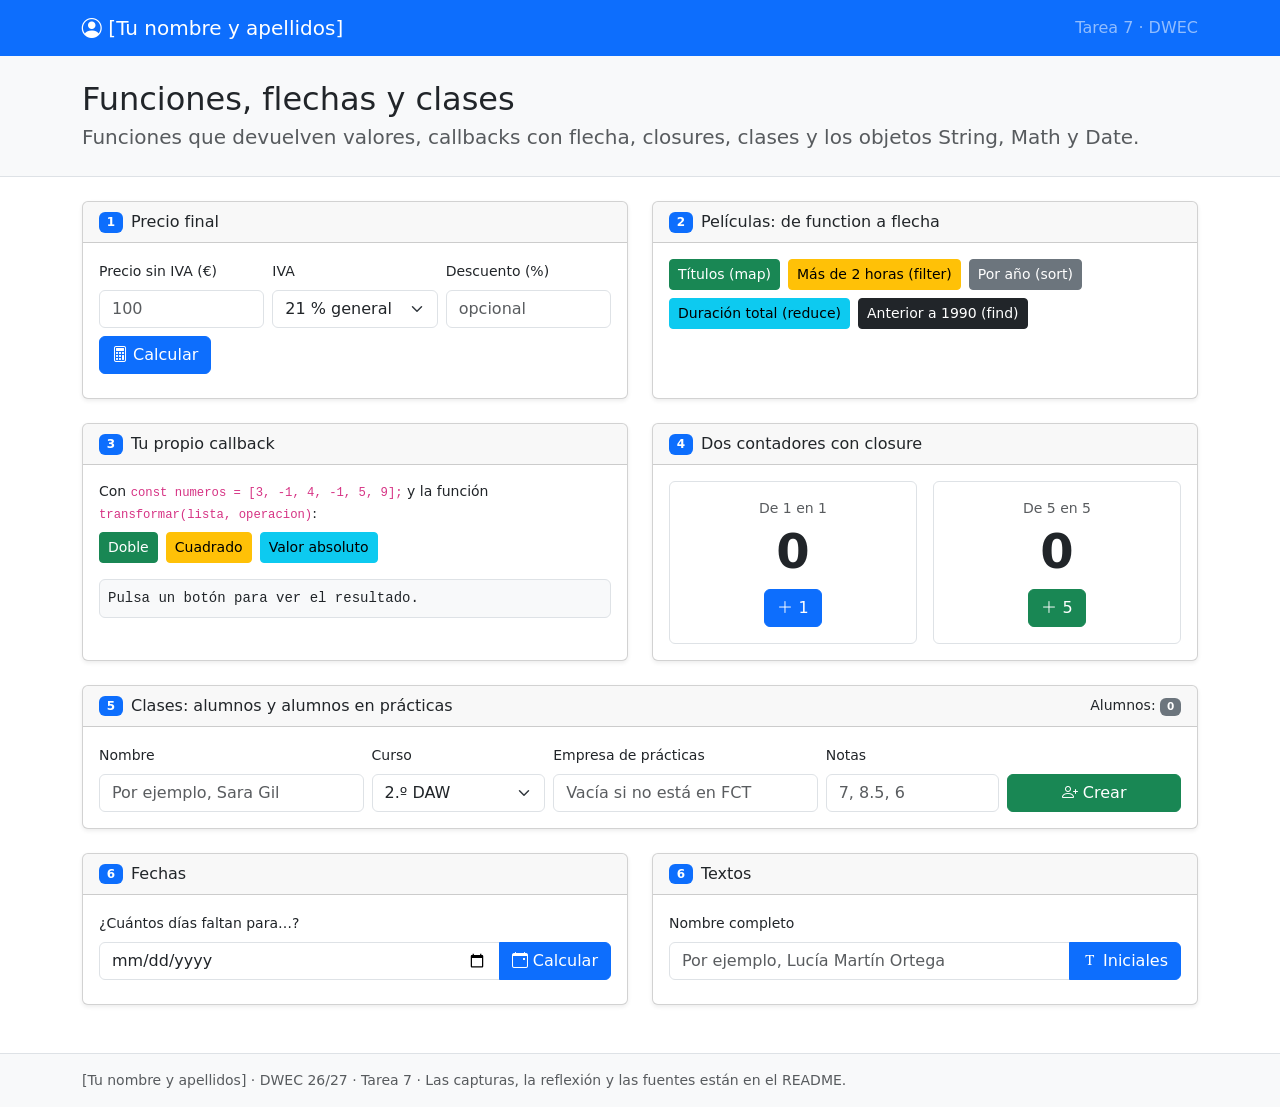
<file: tema07_plantilla/index.html>
<!DOCTYPE html>
<html lang="es">
<head>
  <meta charset="UTF-8">
  <meta name="viewport" content="width=device-width, initial-scale=1">
  <!-- Cambia [Tu nombre] por tu nombre -->
  <title>Funciones, flechas y clases · [Tu nombre]</title>

  <!-- CSS de Bootstrap -->
  <link href="https://cdn.jsdelivr.net/npm/bootstrap@5.3.8/dist/css/bootstrap.min.css" rel="stylesheet">
  <!-- Iconos de Bootstrap -->
  <link href="https://cdn.jsdelivr.net/npm/bootstrap-icons@1.13.1/font/bootstrap-icons.min.css" rel="stylesheet">
  <!-- Tu JavaScript. Con defer, espera a que se lea todo el HTML antes de ejecutarse: no lo quites -->
  <script src="js/app.js" defer></script>
</head>
<body>

  <!--
    PLANTILLA DE LA TAREA 7
    · El HTML ya está hecho: una card por ejercicio (el 6 tiene dos). Tu trabajo está en js/app.js.
    · No cambies los id que usa el JavaScript (#base, #salida1, #salida2, #numeros3, #cuenta1, #listaAlumnos...)
      ni el onclick de los botones. Si quieres mejorar el aspecto con Bootstrap, adelante, pero manteniéndolos.
    · Todo lo que va entre [corchetes] es un hueco: sustitúyelo por lo tuyo.
  -->

  <!-- NAVBAR con tu nombre -->
  <nav class="navbar bg-primary" data-bs-theme="dark">
    <div class="container">
      <span class="navbar-brand"><i class="bi bi-person-circle"></i> [Tu nombre y apellidos]</span>
      <span class="navbar-text">Tarea 7 · DWEC</span>
    </div>
  </nav>

  <!-- CABECERA -->
  <header class="bg-body-tertiary border-bottom py-4 mb-4">
    <div class="container">
      <h1 class="h2 mb-1">Funciones, flechas y clases</h1>
      <p class="lead mb-0 text-body-secondary">Funciones que devuelven valores, callbacks con flecha, closures, clases y los objetos String, Math y Date.</p>
    </div>
  </header>

  <main class="container mb-5">
    <div class="row g-4">

      <!-- EJERCICIO 1 -->
      <div class="col-12 col-lg-6">
        <section class="card h-100 shadow-sm">
          <div class="card-header d-flex align-items-center gap-2">
            <span class="badge text-bg-primary">1</span> Precio final
          </div>
          <div class="card-body">
            <div class="row g-2 mb-2">
              <div class="col-12 col-sm-4">
                <label for="base" class="form-label small">Precio sin IVA (€)</label>
                <input type="number" id="base" class="form-control" min="0" step="0.01" placeholder="100">
              </div>
              <div class="col-6 col-sm-4">
                <label for="iva" class="form-label small">IVA</label>
                <select id="iva" class="form-select">
                  <option value="21">21 % general</option>
                  <option value="10">10 % reducido</option>
                  <option value="4">4 % superreducido</option>
                </select>
              </div>
              <div class="col-6 col-sm-4">
                <label for="descuento" class="form-label small">Descuento (%)</label>
                <input type="number" id="descuento" class="form-control" min="0" max="100" placeholder="opcional">
              </div>
            </div>
            <button type="button" class="btn btn-primary mb-2" onclick="mostrarPrecio()"><i class="bi bi-calculator"></i> Calcular</button>
            <p id="error1" class="text-danger small mb-2 d-none"></p>
            <ul id="salida1" class="list-group"></ul>
          </div>
        </section>
      </div>

      <!-- EJERCICIO 2 -->
      <div class="col-12 col-lg-6">
        <section class="card h-100 shadow-sm">
          <div class="card-header d-flex align-items-center gap-2">
            <span class="badge text-bg-primary">2</span> Películas: de function a flecha
          </div>
          <div class="card-body">
            <div class="d-flex flex-wrap gap-2 mb-2">
              <button type="button" class="btn btn-success btn-sm" onclick="verTitulos()">Títulos (map)</button>
              <button type="button" class="btn btn-warning btn-sm" onclick="verLargas()">Más de 2 horas (filter)</button>
              <button type="button" class="btn btn-secondary btn-sm" onclick="ordenarPorAnio()">Por año (sort)</button>
              <button type="button" class="btn btn-info btn-sm" onclick="verDuracionTotal()">Duración total (reduce)</button>
              <button type="button" class="btn btn-dark btn-sm" onclick="buscarAntigua()">Anterior a 1990 (find)</button>
            </div>
            <p id="mensaje2" class="small text-body-secondary mb-2"></p>
            <ul id="salida2" class="list-group"></ul>
          </div>
        </section>
      </div>

      <!-- EJERCICIO 3 -->
      <div class="col-12 col-lg-6">
        <section class="card h-100 shadow-sm">
          <div class="card-header d-flex align-items-center gap-2">
            <span class="badge text-bg-primary">3</span> Tu propio callback
          </div>
          <div class="card-body">
            <p class="small mb-2">Con <code id="numeros3"></code> y la función <code>transformar(lista, operacion)</code>:</p>
            <div class="d-flex flex-wrap gap-2 mb-3">
              <button type="button" class="btn btn-success btn-sm" onclick="verDobles()">Doble</button>
              <button type="button" class="btn btn-warning btn-sm" onclick="verCuadrados()">Cuadrado</button>
              <button type="button" class="btn btn-info btn-sm" onclick="verAbsolutos()">Valor absoluto</button>
            </div>
            <div id="salida3" class="bg-body-tertiary border rounded p-2 small font-monospace">Pulsa un botón para ver el resultado.</div>
          </div>
        </section>
      </div>

      <!-- EJERCICIO 4 -->
      <div class="col-12 col-lg-6">
        <section class="card h-100 shadow-sm">
          <div class="card-header d-flex align-items-center gap-2">
            <span class="badge text-bg-primary">4</span> Dos contadores con closure
          </div>
          <div class="card-body">
            <div class="row g-3 text-center">
              <div class="col-6">
                <div class="border rounded p-3">
                  <p class="small text-body-secondary mb-1">De 1 en 1</p>
                  <p id="cuenta1" class="display-5 fw-semibold mb-2">0</p>
                  <button type="button" class="btn btn-primary" onclick="sumarUno()"><i class="bi bi-plus-lg"></i> 1</button>
                </div>
              </div>
              <div class="col-6">
                <div class="border rounded p-3">
                  <p class="small text-body-secondary mb-1">De 5 en 5</p>
                  <p id="cuenta5" class="display-5 fw-semibold mb-2">0</p>
                  <button type="button" class="btn btn-success" onclick="sumarCinco()"><i class="bi bi-plus-lg"></i> 5</button>
                </div>
              </div>
            </div>
          </div>
        </section>
      </div>

      <!-- EJERCICIO 5 -->
      <div class="col-12">
        <section class="card shadow-sm">
          <div class="card-header d-flex align-items-center gap-2">
            <span class="badge text-bg-primary">5</span> Clases: alumnos y alumnos en prácticas
            <span class="ms-auto small">Alumnos: <span id="totalAlumnos" class="badge text-bg-secondary">0</span></span>
          </div>
          <div class="card-body">
            <div class="row g-2 align-items-end mb-2">
              <div class="col-12 col-md-3">
                <label for="nombre5" class="form-label small">Nombre</label>
                <input type="text" id="nombre5" class="form-control" placeholder="Por ejemplo, Sara Gil">
              </div>
              <div class="col-6 col-md-2">
                <label for="curso5" class="form-label small">Curso</label>
                <select id="curso5" class="form-select">
                  <option>1.º DAW</option>
                  <option selected>2.º DAW</option>
                </select>
              </div>
              <div class="col-6 col-md-3">
                <label for="empresa5" class="form-label small">Empresa de prácticas</label>
                <input type="text" id="empresa5" class="form-control" placeholder="Vacía si no está en FCT">
              </div>
              <div class="col-12 col-md-2">
                <label for="notas5" class="form-label small">Notas</label>
                <input type="text" id="notas5" class="form-control" placeholder="7, 8.5, 6">
              </div>
              <div class="col-12 col-md-2 d-grid">
                <button type="button" class="btn btn-success" onclick="crearAlumno()"><i class="bi bi-person-plus"></i> Crear</button>
              </div>
            </div>
            <p id="error5" class="text-danger small mb-2 d-none"></p>
            <div id="listaAlumnos" class="row g-2"></div>
          </div>
        </section>
      </div>

      <!-- EJERCICIO 6 -->
      <div class="col-12 col-lg-6">
        <section class="card h-100 shadow-sm">
          <div class="card-header d-flex align-items-center gap-2">
            <span class="badge text-bg-primary">6</span> Fechas
          </div>
          <div class="card-body">
            <label for="fecha6" class="form-label small">¿Cuántos días faltan para…?</label>
            <div class="input-group mb-2">
              <input type="date" id="fecha6" class="form-control">
              <button type="button" class="btn btn-primary" onclick="mostrarDias()"><i class="bi bi-calendar-event"></i> Calcular</button>
            </div>
            <p id="salida6a" class="mb-0"></p>
          </div>
        </section>
      </div>

      <div class="col-12 col-lg-6">
        <section class="card h-100 shadow-sm">
          <div class="card-header d-flex align-items-center gap-2">
            <span class="badge text-bg-primary">6</span> Textos
          </div>
          <div class="card-body">
            <label for="nombre6" class="form-label small">Nombre completo</label>
            <div class="input-group mb-2">
              <input type="text" id="nombre6" class="form-control" placeholder="Por ejemplo, Lucía Martín Ortega">
              <button type="button" class="btn btn-primary" onclick="mostrarIniciales()"><i class="bi bi-fonts"></i> Iniciales</button>
            </div>
            <p id="salida6b" class="mb-0"></p>
          </div>
        </section>
      </div>

    </div>
  </main>

  <footer class="bg-body-tertiary border-top py-3">
    <div class="container small text-body-secondary">
      [Tu nombre y apellidos] · DWEC 26/27 · Tarea 7 · Las capturas, la reflexión y las fuentes están en el README.
    </div>
  </footer>

  <!-- JS de Bootstrap -->
  <script src="https://cdn.jsdelivr.net/npm/bootstrap@5.3.8/dist/js/bootstrap.bundle.min.js"></script>
</body>
</html>
</file>
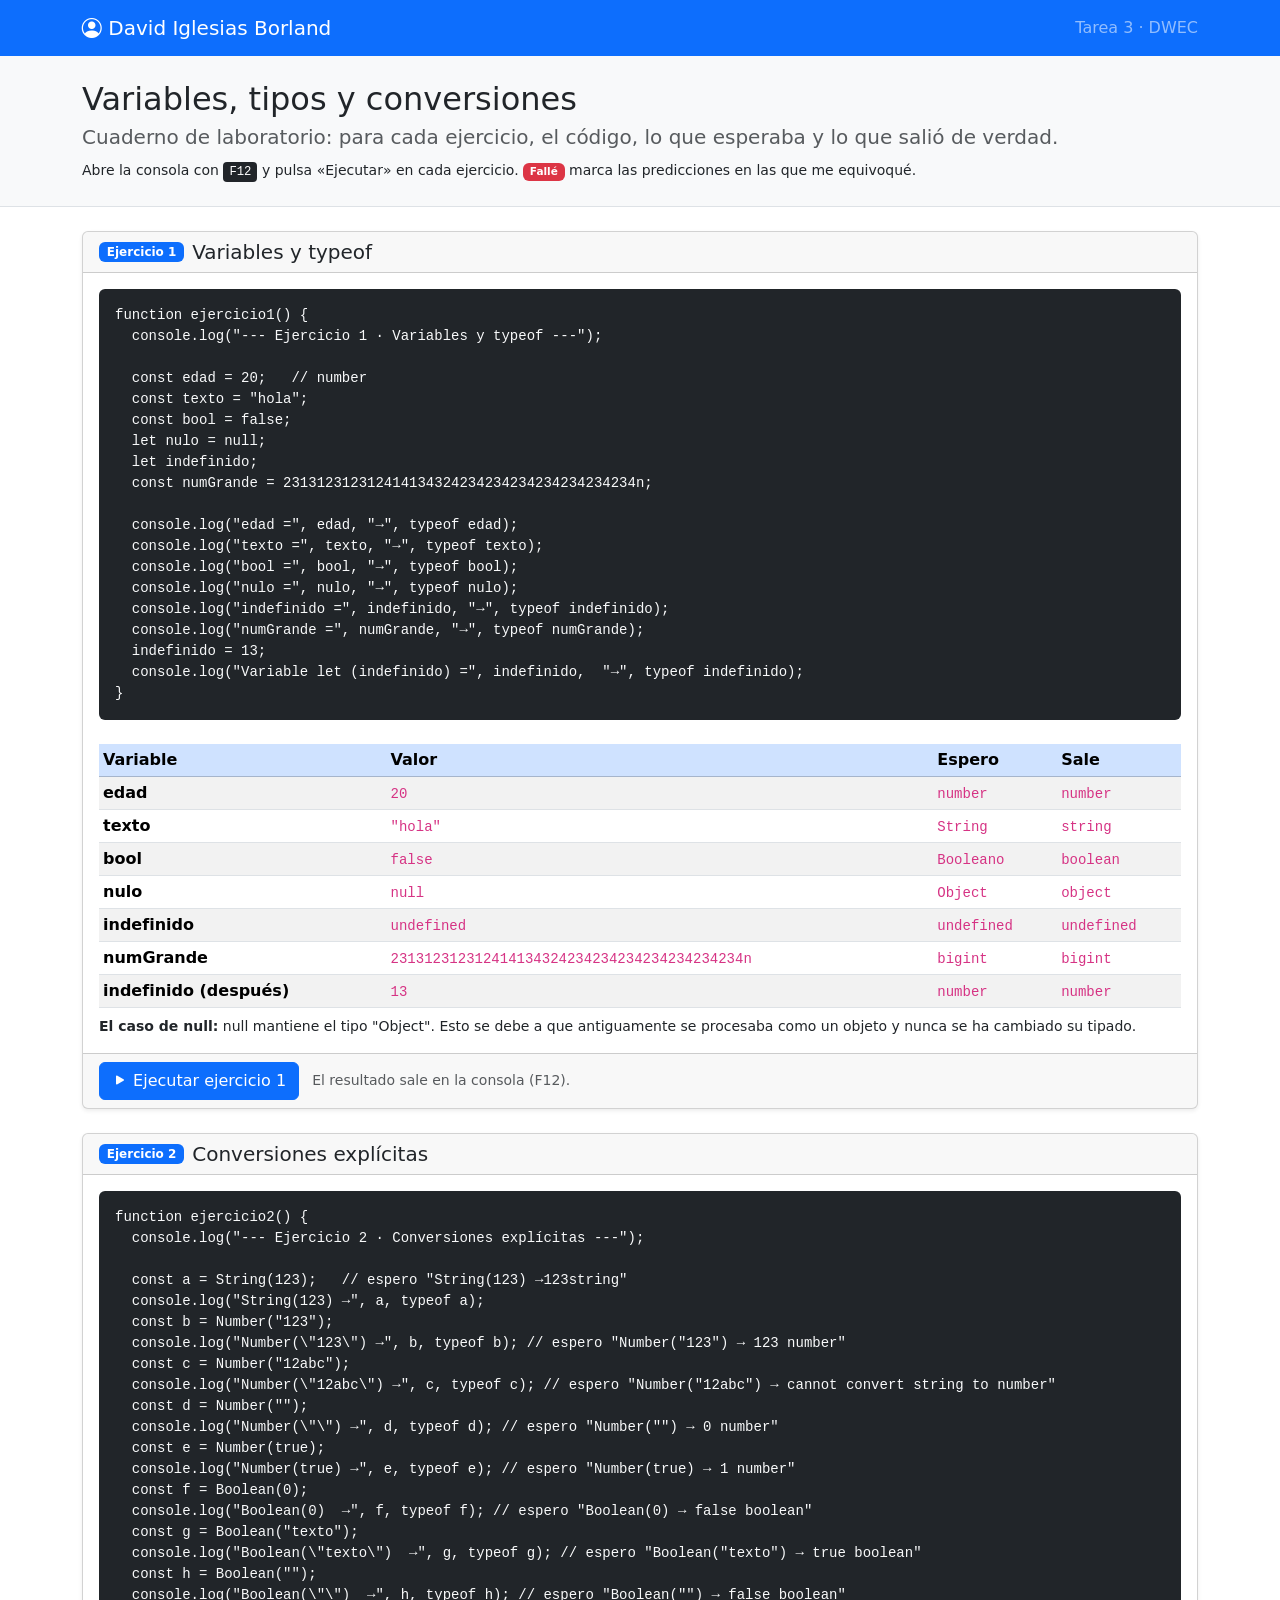
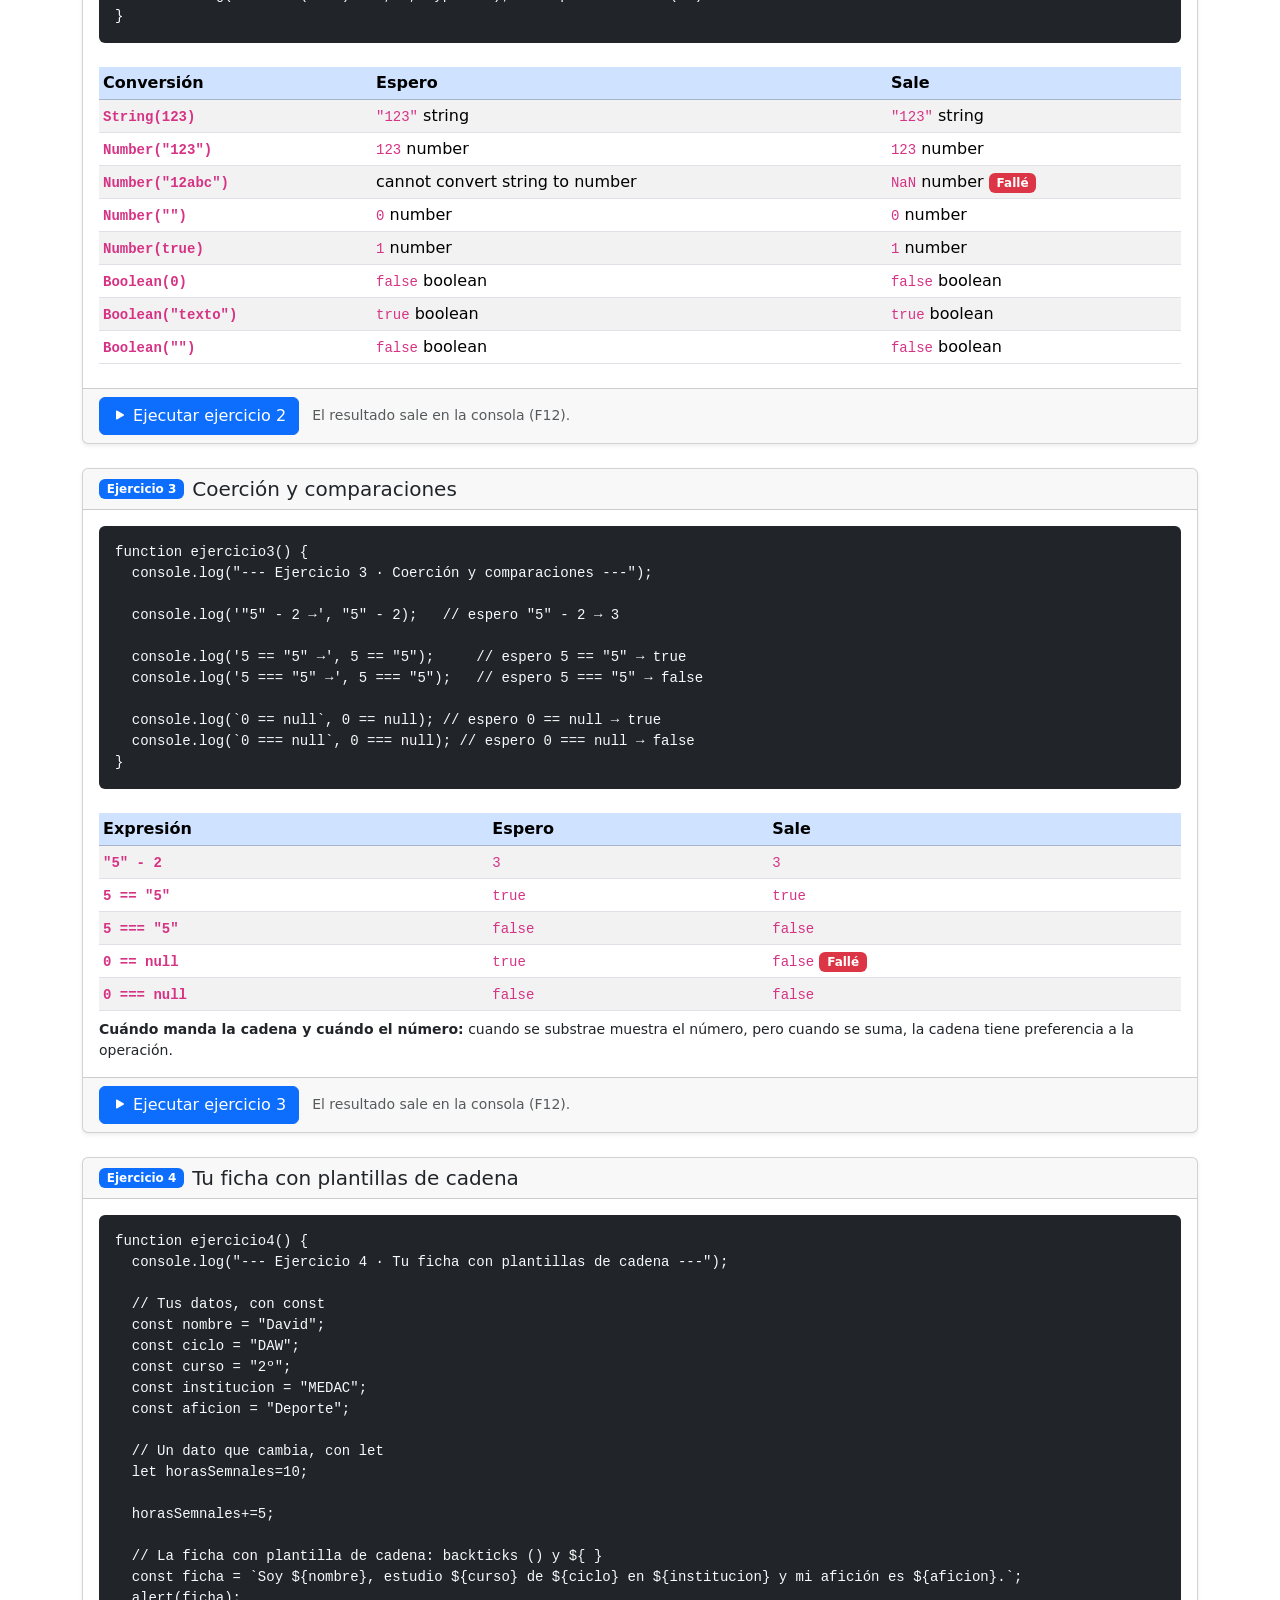
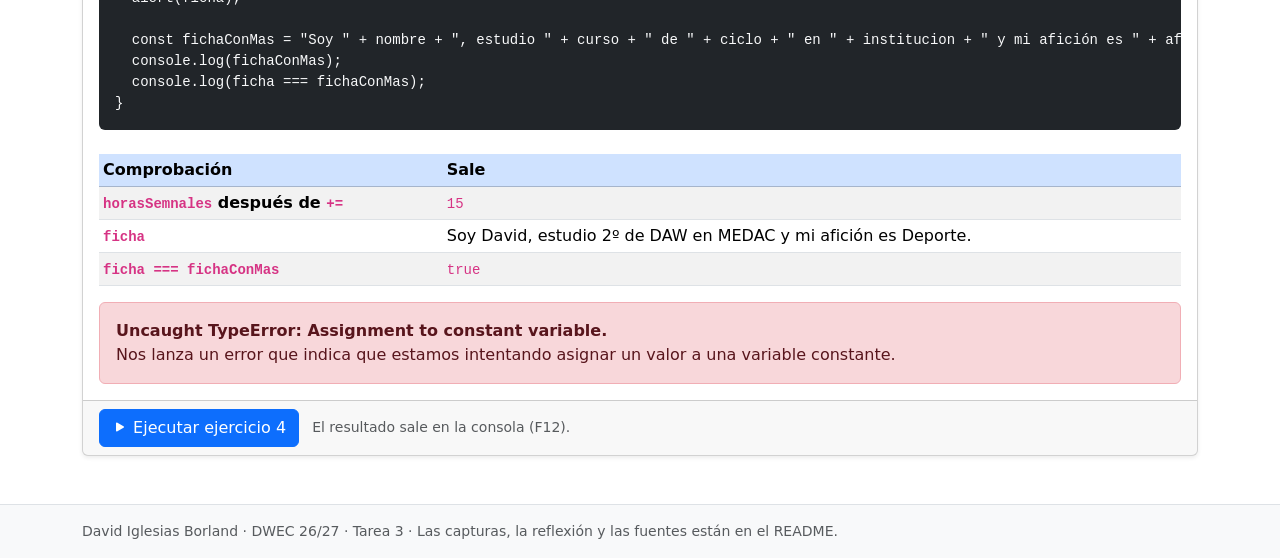
<file: tema03/html/index.html>
<!DOCTYPE html>
<html lang="es">
<head>
  <meta charset="UTF-8">
  <meta name="viewport" content="width=device-width, initial-scale=1">
  <title>Variables, tipos y conversiones · David Iglesias Borland</title>

  <!-- CSS de Bootstrap -->
  <link href="https://cdn.jsdelivr.net/npm/bootstrap@5.3.8/dist/css/bootstrap.min.css" rel="stylesheet">
  <!-- Iconos de Bootstrap -->
  <link href="https://cdn.jsdelivr.net/npm/bootstrap-icons@1.13.1/font/bootstrap-icons.min.css" rel="stylesheet">
</head>
<body>

  <!-- NAVBAR -->
  <nav class="navbar bg-primary" data-bs-theme="dark">
    <div class="container">
      <span class="navbar-brand"><i class="bi bi-person-circle"></i> David Iglesias Borland</span>
      <span class="navbar-text">Tarea 3 · DWEC</span>
    </div>
  </nav>

  <!-- CABECERA -->
  <header class="bg-body-tertiary border-bottom py-4 mb-4">
    <div class="container">
      <h1 class="h2 mb-1">Variables, tipos y conversiones</h1>
      <p class="lead mb-2 text-body-secondary">
        Cuaderno de laboratorio: para cada ejercicio, el código, lo que esperaba y lo que salió de verdad.
      </p>
      <p class="mb-0 small">
        Abre la consola con <kbd>F12</kbd> y pulsa «Ejecutar» en cada ejercicio.
        <span class="badge text-bg-danger">Fallé</span> marca las predicciones en las que me equivoqué.
      </p>
    </div>
  </header>

  <main class="container mb-5">

    <!-- EJERCICIO 1 -->
    <section class="card mb-4 shadow-sm">

      <div class="card-header d-flex align-items-center gap-2">
        <span class="badge text-bg-primary">Ejercicio 1</span>
        <h2 class="h5 mb-0">Variables y typeof</h2>
      </div>

      <div class="card-body">

        <pre class="bg-dark text-light p-3 rounded small mb-4"><code>function ejercicio1() {
  console.log("--- Ejercicio 1 · Variables y typeof ---");

  const edad = 20;   // number
  const texto = "hola";
  const bool = false;
  let nulo = null;
  let indefinido;
  const numGrande = 231312312312414134324234234234234234234234n;

  console.log("edad =", edad, "→", typeof edad);
  console.log("texto =", texto, "→", typeof texto);
  console.log("bool =", bool, "→", typeof bool);
  console.log("nulo =", nulo, "→", typeof nulo);
  console.log("indefinido =", indefinido, "→", typeof indefinido);
  console.log("numGrande =", numGrande, "→", typeof numGrande);
  indefinido = 13;
  console.log("Variable let (indefinido) =", indefinido,  "→", typeof indefinido);
}</code></pre>

        <div class="table-responsive">
          <table class="table table-sm table-striped align-middle mb-2">
            <thead class="table-primary">
              <tr>
                <th scope="col">Variable</th>
                <th scope="col">Valor</th>
                <th scope="col">Espero</th>
                <th scope="col">Sale</th>
              </tr>
            </thead>
            <tbody>
              <tr>
                <th scope="row">edad</th>
                <td><code>20</code></td>
                <td><code>number</code></td>
                <td><code>number</code></td>
              </tr>
              <tr>
                <th scope="row">texto</th>
                <td><code>"hola"</code></td>
                <td><code>String</code></td>
                <td><code>string</code></td>
              </tr>
              <tr>
                <th scope="row">bool</th>
                <td><code>false</code></td>
                <td><code>Booleano</code></td>
                <td><code>boolean</code></td>
              </tr>
              <tr>
                <th scope="row">nulo</th>
                <td><code>null</code></td>
                <td><code>Object</code></td>
                <td><code>object</code></td>
              </tr>
              <tr>
                <th scope="row">indefinido</th>
                <td><code>undefined</code></td>
                <td><code>undefined</code></td>
                <td><code>undefined</code></td>
              </tr>
              <tr>
                <th scope="row">numGrande</th>
                <td><code>231312312312414134324234234234234234234234n</code></td>
                <td><code>bigint</code></td>
                <td><code>bigint</code></td>
              </tr>
              <tr>
                <th scope="row">indefinido (después)</th>
                <td><code>13</code></td>
                <td><code>number</code></td>
                <td><code>number</code></td>
              </tr>
            </tbody>
          </table>
        </div>

        <p class="small mb-0"><strong>El caso de null:</strong> null mantiene el tipo "Object". Esto se debe a que antiguamente se procesaba como un objeto y nunca se ha cambiado su tipado.</p>
      </div>

      <div class="card-footer">
        <button type="button" class="btn btn-primary" onclick="ejercicio1()">
          <i class="bi bi-play-fill"></i> Ejecutar ejercicio 1
        </button>
        <span class="small text-body-secondary ms-2">El resultado sale en la consola (F12).</span>
      </div>
    </section>

    <!-- EJERCICIO 2 -->
    <section class="card mb-4 shadow-sm">

      <div class="card-header d-flex align-items-center gap-2">
        <span class="badge text-bg-primary">Ejercicio 2</span>
        <h2 class="h5 mb-0">Conversiones explícitas</h2>
      </div>

      <div class="card-body">

        <pre class="bg-dark text-light p-3 rounded small mb-4"><code>function ejercicio2() {
  console.log("--- Ejercicio 2 · Conversiones explícitas ---");

  const a = String(123);   // espero "String(123) →123string"
  console.log("String(123) →", a, typeof a);
  const b = Number("123");
  console.log("Number(\"123\") →", b, typeof b); // espero "Number("123") → 123 number"
  const c = Number("12abc");
  console.log("Number(\"12abc\") →", c, typeof c); // espero "Number("12abc") → cannot convert string to number"
  const d = Number("");
  console.log("Number(\"\") →", d, typeof d); // espero "Number("") → 0 number"
  const e = Number(true);
  console.log("Number(true) →", e, typeof e); // espero "Number(true) → 1 number"
  const f = Boolean(0);
  console.log("Boolean(0)  →", f, typeof f); // espero "Boolean(0) → false boolean"
  const g = Boolean("texto");
  console.log("Boolean(\"texto\")  →", g, typeof g); // espero "Boolean("texto") → true boolean"
  const h = Boolean("");
  console.log("Boolean(\"\")  →", h, typeof h); // espero "Boolean("") → false boolean"
}</code></pre>

        <div class="table-responsive">
          <table class="table table-sm table-striped align-middle mb-2">
            <thead class="table-primary">
              <tr>
                <th scope="col">Conversión</th>
                <th scope="col">Espero</th>
                <th scope="col">Sale</th>
              </tr>
            </thead>
            <tbody>
              <tr>
                <th scope="row"><code>String(123)</code></th>
                <td><code>"123"</code> string</td>
                <td><code>"123"</code> string</td>
              </tr>
              <tr>
                <th scope="row"><code>Number("123")</code></th>
                <td><code>123</code> number</td>
                <td><code>123</code> number</td>
              </tr>
              <tr>
                <th scope="row"><code>Number("12abc")</code></th>
                <td>cannot convert string to number</td>
                <td><code>NaN</code> number <span class="badge text-bg-danger">Fallé</span></td>
              </tr>
              <tr>
                <th scope="row"><code>Number("")</code></th>
                <td><code>0</code> number</td>
                <td><code>0</code> number</td>
              </tr>
              <tr>
                <th scope="row"><code>Number(true)</code></th>
                <td><code>1</code> number</td>
                <td><code>1</code> number</td>
              </tr>
              <tr>
                <th scope="row"><code>Boolean(0)</code></th>
                <td><code>false</code> boolean</td>
                <td><code>false</code> boolean</td>
              </tr>
              <tr>
                <th scope="row"><code>Boolean("texto")</code></th>
                <td><code>true</code> boolean</td>
                <td><code>true</code> boolean</td>
              </tr>
              <tr>
                <th scope="row"><code>Boolean("")</code></th>
                <td><code>false</code> boolean</td>
                <td><code>false</code> boolean</td>
              </tr>
            </tbody>
          </table>
        </div>
      </div>

      <div class="card-footer">
        <button type="button" class="btn btn-primary" onclick="ejercicio2()">
          <i class="bi bi-play-fill"></i> Ejecutar ejercicio 2
        </button>
        <span class="small text-body-secondary ms-2">El resultado sale en la consola (F12).</span>
      </div>
    </section>

    <!-- EJERCICIO 3 -->
    <section class="card mb-4 shadow-sm">

      <div class="card-header d-flex align-items-center gap-2">
        <span class="badge text-bg-primary">Ejercicio 3</span>
        <h2 class="h5 mb-0">Coerción y comparaciones</h2>
      </div>

      <div class="card-body">

        <pre class="bg-dark text-light p-3 rounded small mb-4"><code>function ejercicio3() {
  console.log("--- Ejercicio 3 · Coerción y comparaciones ---");

  console.log('"5" - 2 →', "5" - 2);   // espero "5" - 2 → 3

  console.log('5 == "5" →', 5 == "5");     // espero 5 == "5" → true
  console.log('5 === "5" →', 5 === "5");   // espero 5 === "5" → false

  console.log(`0 == null`, 0 == null); // espero 0 == null → true
  console.log(`0 === null`, 0 === null); // espero 0 === null → false
}</code></pre>

        <div class="table-responsive">
          <table class="table table-sm table-striped align-middle mb-2">
            <thead class="table-primary">
              <tr>
                <th scope="col">Expresión</th>
                <th scope="col">Espero</th>
                <th scope="col">Sale</th>
              </tr>
            </thead>
            <tbody>
              <tr>
                <th scope="row"><code>"5" - 2</code></th>
                <td><code>3</code></td>
                <td><code>3</code></td>
              </tr>
              <tr>
                <th scope="row"><code>5 == "5"</code></th>
                <td><code>true</code></td>
                <td><code>true</code></td>
              </tr>
              <tr>
                <th scope="row"><code>5 === "5"</code></th>
                <td><code>false</code></td>
                <td><code>false</code></td>
              </tr>
              <tr>
                <th scope="row"><code>0 == null</code></th>
                <td><code>true</code></td>
                <td><code>false</code> <span class="badge text-bg-danger">Fallé</span></td>
              </tr>
              <tr>
                <th scope="row"><code>0 === null</code></th>
                <td><code>false</code></td>
                <td><code>false</code></td>
              </tr>
            </tbody>
          </table>
        </div>

        <p class="small mb-0"><strong>Cuándo manda la cadena y cuándo el número:</strong> cuando se substrae muestra el número, pero cuando se suma, la cadena tiene preferencia a la operación.</p>
      </div>

      <div class="card-footer">
        <button type="button" class="btn btn-primary" onclick="ejercicio3()">
          <i class="bi bi-play-fill"></i> Ejecutar ejercicio 3
        </button>
        <span class="small text-body-secondary ms-2">El resultado sale en la consola (F12).</span>
      </div>
    </section>

    <!-- EJERCICIO 4 -->
    <section class="card mb-4 shadow-sm">

      <div class="card-header d-flex align-items-center gap-2">
        <span class="badge text-bg-primary">Ejercicio 4</span>
        <h2 class="h5 mb-0">Tu ficha con plantillas de cadena</h2>
      </div>

      <div class="card-body">

        <pre class="bg-dark text-light p-3 rounded small mb-4"><code>function ejercicio4() {
  console.log("--- Ejercicio 4 · Tu ficha con plantillas de cadena ---");

  // Tus datos, con const
  const nombre = "David";
  const ciclo = "DAW";
  const curso = "2º";
  const institucion = "MEDAC";
  const aficion = "Deporte";

  // Un dato que cambia, con let
  let horasSemnales=10;

  horasSemnales+=5;

  // La ficha con plantilla de cadena: backticks () y ${ }
  const ficha = `Soy ${nombre}, estudio ${curso} de ${ciclo} en ${institucion} y mi afición es ${aficion}.`;
  alert(ficha);

  const fichaConMas = "Soy " + nombre + ", estudio " + curso + " de " + ciclo + " en " + institucion + " y mi afición es " + aficion + ".";
  console.log(fichaConMas);
  console.log(ficha === fichaConMas);
}</code></pre>

        <div class="table-responsive">
          <table class="table table-sm table-striped align-middle mb-3">
            <thead class="table-primary">
              <tr>
                <th scope="col">Comprobación</th>
                <th scope="col">Sale</th>
              </tr>
            </thead>
            <tbody>
              <tr>
                <th scope="row"><code>horasSemnales</code> después de <code>+=</code></th>
                <td><code>15</code></td>
              </tr>
              <tr>
                <th scope="row"><code>ficha</code></th>
                <td>Soy David, estudio 2º de DAW en MEDAC y mi afición es Deporte.</td>
              </tr>
              <tr>
                <th scope="row"><code>ficha === fichaConMas</code></th>
                <td><code>true</code></td>
              </tr>
            </tbody>
          </table>
        </div>

        <!-- Error al dar otro valor a una const desde la consola del navegador -->
        <div class="alert alert-danger mb-0" role="alert">
          <strong>Uncaught TypeError: Assignment to constant variable.</strong>
          <p class="mb-0">Nos lanza un error que indica que estamos intentando asignar un valor a una variable constante.</p>
        </div>
      </div>

      <div class="card-footer">
        <button type="button" class="btn btn-primary" onclick="ejercicio4()">
          <i class="bi bi-play-fill"></i> Ejecutar ejercicio 4
        </button>
        <span class="small text-body-secondary ms-2">El resultado sale en la consola (F12).</span>
      </div>
    </section>

  </main>

  <footer class="bg-body-tertiary border-top py-3">
    <div class="container small text-body-secondary">
      David Iglesias Borland · DWEC 26/27 · Tarea 3 · Las capturas, la reflexión y las fuentes están en el README.
    </div>
  </footer>

  <!-- JS de Bootstrap y, después, nuestro JavaScript -->
  <script src="https://cdn.jsdelivr.net/npm/bootstrap@5.3.8/dist/js/bootstrap.bundle.min.js"></script>
  <script src="../js/app.js"></script>
</body>
</html>
</file>
<file: tema02/css/estilos.css>
.texto-justificado {
            text-align: justify;
            hyphens: auto;
            margin: 5px;
        }
</file>
